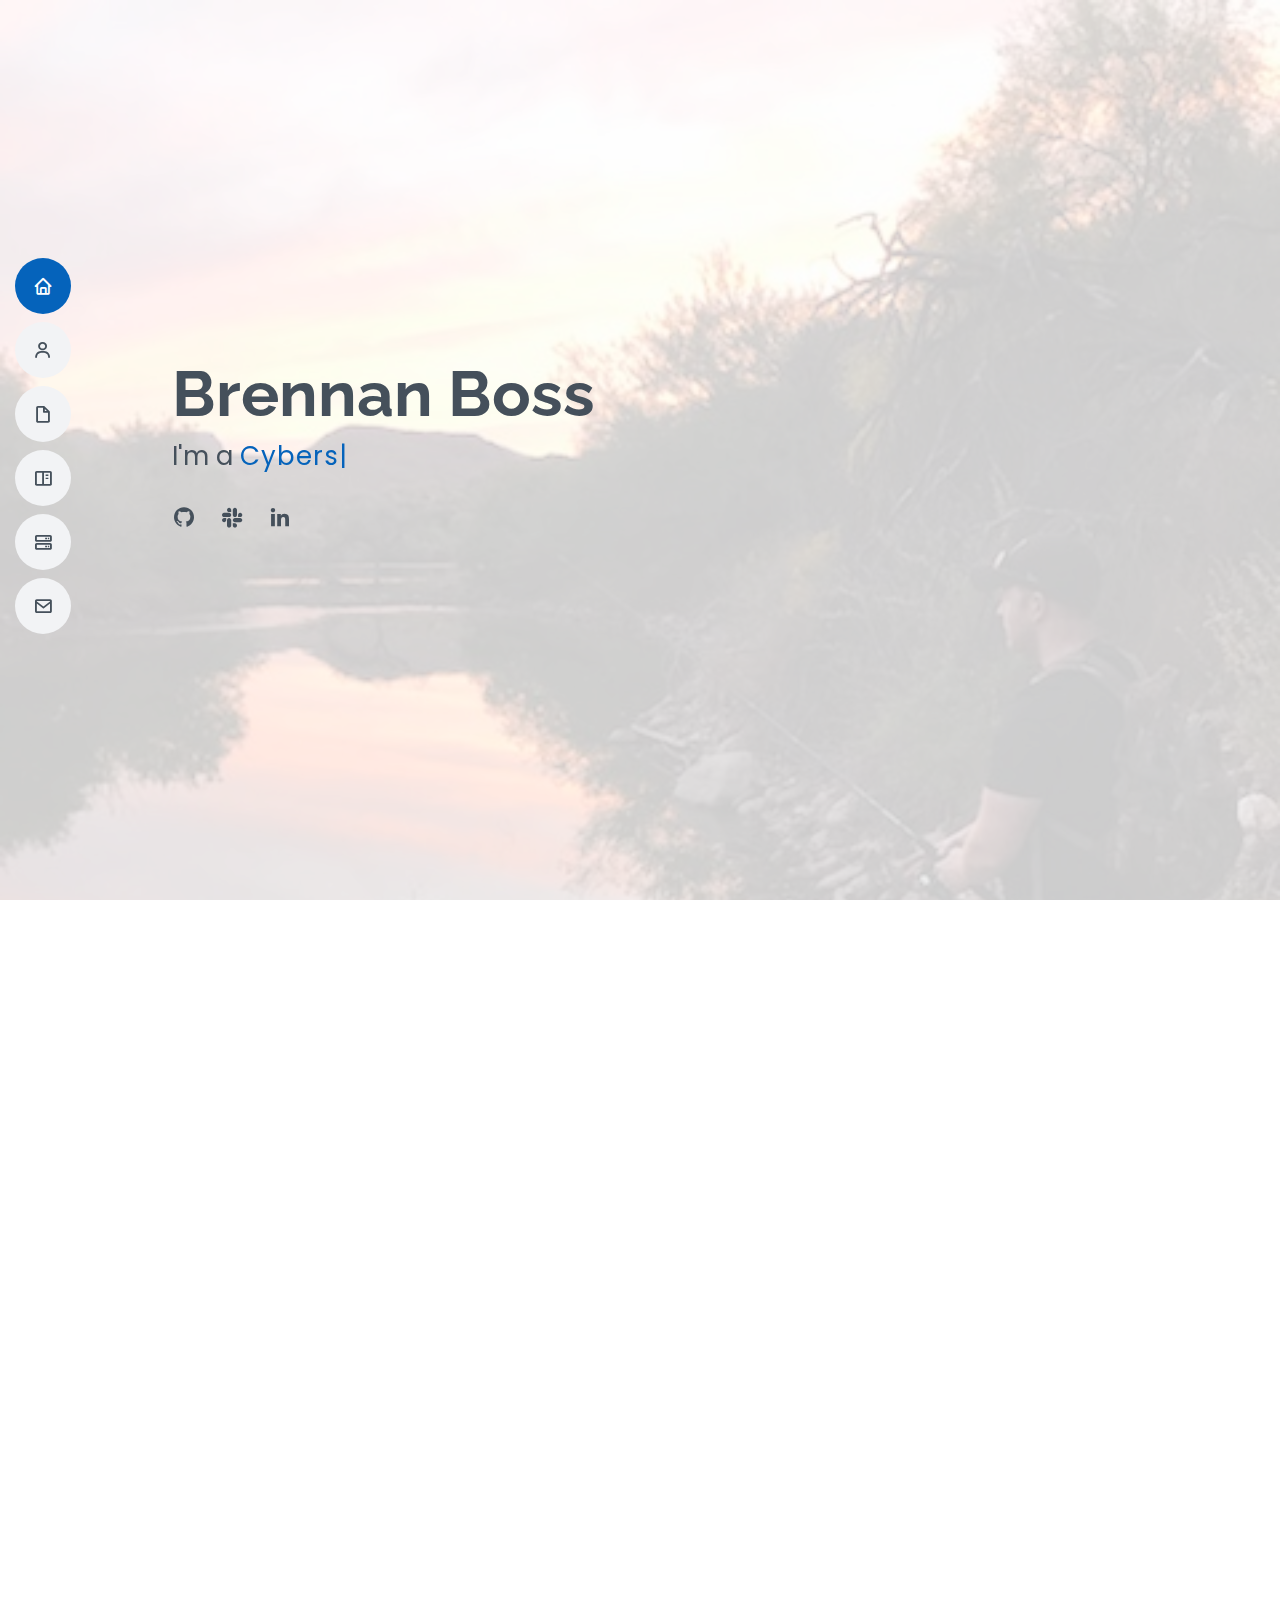
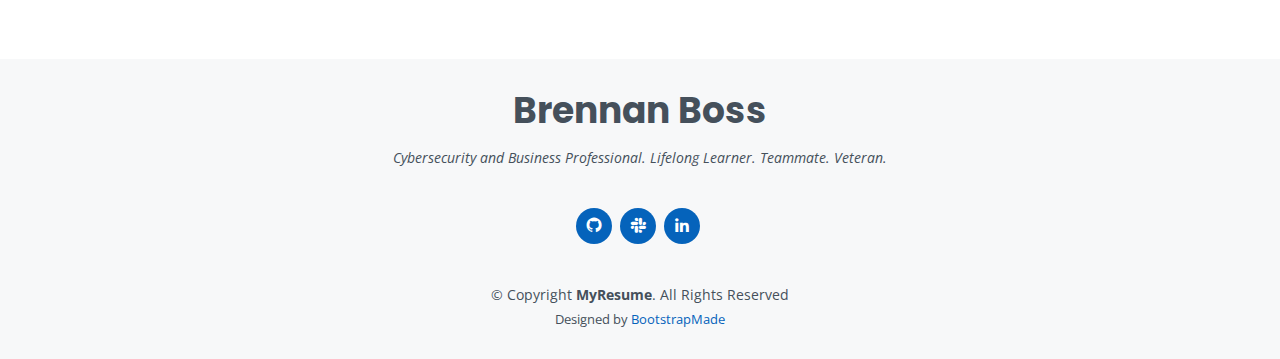
<file: index.html>
<!DOCTYPE html>
<html lang="en">

<head>
  <meta charset="utf-8">
  <meta content="width=device-width, initial-scale=1.0" name="viewport">

  <title>Brennan Boss</title>
  <meta content="" name="description">
  <meta content="" name="keywords">

  <!-- Favicons -->
  <link href="assets/img/favicon.png" rel="icon">
  <link href="assets/img/apple-touch-icon.png" rel="apple-touch-icon">

  <!-- Google Fonts -->
  <link href="https://fonts.googleapis.com/css?family=Open+Sans:300,300i,400,400i,600,600i,700,700i|Raleway:300,300i,400,400i,500,500i,600,600i,700,700i|Poppins:300,300i,400,400i,500,500i,600,600i,700,700i" rel="stylesheet">

  <!-- Vendor CSS Files -->
  <link href="assets/vendor/aos/aos.css" rel="stylesheet">
  <link href="assets/vendor/bootstrap/css/bootstrap.min.css" rel="stylesheet">
  <link href="assets/vendor/bootstrap-icons/bootstrap-icons.css" rel="stylesheet">
  <link href="assets/vendor/boxicons/css/boxicons.min.css" rel="stylesheet">
  <link href="assets/vendor/glightbox/css/glightbox.min.css" rel="stylesheet">
  <link href="assets/vendor/swiper/swiper-bundle.min.css" rel="stylesheet">

  <!-- Template Main CSS File -->
  <link href="assets/css/style.css" rel="stylesheet">

  <!-- =======================================================
  * Template Name: MyResume
  * Updated: Sep 18 2023 with Bootstrap v5.3.2
  * Template URL: https://bootstrapmade.com/free-html-bootstrap-template-my-resume/
  * Author: BootstrapMade.com
  * License: https://bootstrapmade.com/license/
  ======================================================== -->
</head>

<body>

  <!-- ======= Mobile nav toggle button ======= -->
  <!-- <button type="button" class="mobile-nav-toggle d-xl-none"><i class="bi bi-list mobile-nav-toggle"></i></button> -->
  <i class="bi bi-list mobile-nav-toggle d-lg-none"></i>
  <!-- ======= Header ======= -->
  <header id="header" class="d-flex flex-column justify-content-center">

    <nav id="navbar" class="navbar nav-menu">
      <ul>
        <li><a href="#hero" class="nav-link scrollto active"><i class="bx bx-home"></i> <span>Home</span></a></li>
        <li><a href="#about" class="nav-link scrollto"><i class="bx bx-user"></i> <span>About</span></a></li>
        <li><a href="#resume" class="nav-link scrollto"><i class="bx bx-file-blank"></i> <span>Resume</span></a></li>
        <li><a href="#portfolio" class="nav-link scrollto"><i class="bx bx-book-content"></i> <span>Portfolio</span></a></li>
        <li><a href="#services" class="nav-link scrollto"><i class="bx bx-server"></i> <span>Specializations</span></a></li>
        <li><a href="#contact" class="nav-link scrollto"><i class="bx bx-envelope"></i> <span>Contact</span></a></li>
      </ul>
    </nav><!-- .nav-menu -->

  </header><!-- End Header -->

  <!-- ======= Hero Section ======= -->
  <section id="hero" class="d-flex flex-column justify-content-center">
    <div class="container" data-aos="zoom-in" data-aos-delay="100">
      <h1>Brennan Boss</h1>
      <p>I'm a <span class="typed" data-typed-items="Cybersecurity Practitioner, Lifelong Learner, Veteran, Dad"></span></p>
      <div class="social-links">


        <a href="https://github.com/BrennanBoss" class="github"><i class="bx bxl-github"></i></a>
        <a href="https://brennansecuri-0lz5597.slack.com/team/U05V1PLEBQA" class="slack"><i class="bx bxl-slack"></i></a>
        <a href="https://www.linkedin.com/in/brennan-boss" class="linkedin"><i class="bx bxl-linkedin"></i></a>
      </div>
    </div>
  </section><!-- End Hero -->

  <main id="main">

    <!-- ======= About Section ======= -->
    <section id="about" class="about">
      <div class="container" data-aos="fade-up">

        <div class="section-title">
          <h2>About</h2>
          <p>Thank you for visiting my page! My name is Brennan, and I am a business and security (Cyber and Phys. Sec.) professional. As you scroll through my page, you will find some facts about me, my resume, projects, services, and how to contact me!
             </p>
        </div>

        <div class="row">
          <div class="col-lg-4">
            <img src="assets/img/Brennan.jpeg" class="img-fluid" alt="">
          </div>
          <div class="col-lg-8 pt-4 pt-lg-0 content">
            <h3>Cybersecurity Professional</h3>
            <p class="fst-italic">
              Here is some basic information about me:
            </p>
            <div class="row">
              <div class="col-lg-6">
                <ul>
                  <li><i class="bi bi-chevron-right"></i> <strong>Veteran:</strong> <span>U.S. Army (2005-2012)</span></li>

                  <li><i class="bi bi-chevron-right"></i> <strong>Languages:</strong> <span>English, Mandarin (Beginner)</span></li>
                  <li><i class="bi bi-chevron-right"></i> <strong>City:</strong> <span>Phoenix, AZ USA</span></li>
                </ul>
              </div>
              <div class="col-lg-6">
                <ul>

                  <li><i class="bi bi-chevron-right"></i> <strong>Degree:</strong> <span>Bachelors</span></li>
                  <li><i class="bi bi-chevron-right"></i> <strong>Email:</strong> <span>Brennan.L.Boss@gmail.com</span></li>
                  <li><i class="bi bi-chevron-right"></i> <strong>Open to Work:</strong> <span>Available</span></li>
                </ul>
              </div>
            </div>
            <p>
I bring a unique blend of military, global security, and cybersecurity experience to the table. As a former aircrew member in an Army special operations aviation unit, I operated in high-stakes environments where adaptability, precision, and teamwork were essential. Since transitioning out of the military, I’ve led crisis response efforts and multinational teams as a Security Risk Analyst and Crisis Manager, coordinating with international partners and managing real-time incidents in a Global Security Operations Center. My academic background in Global Security and Intelligence has shaped my understanding of geopolitical threats and their intersection with cybersecurity. To build on this foundation, I recently completed Arizona State University’s Cybersecurity Boot Camp, where I honed my technical skills and deepened my passion for cyber threat analysis. I’m driven to learn, grow, and apply my operational mindset to emerging security challenges—especially those at the intersection of technology and international affairs.            </p>
          </div>
        </div>

      </div>
    </section><!-- End About Section -->

    <!-- ======= Facts Section ======= -->
    <section id="facts" class="facts">
      <div class="container" data-aos="fade-up">

        <div class="section-title">
          <h2>Fun Facts</h2>
          <p>Here are some more facts about me.</p>
        </div>

        <div class="row">

          <div class="col-lg-3 col-md-6">
            <div class="count-box">
              <i class="bi bi-emoji-smile"></i>
              <span data-purecounter-start="0" data-purecounter-end="2" data-purecounter-duration="1" class="purecounter"></span>
              <p>Happy Kids - </p>
              <p>I love my family!</p>
            </div>

          </div>

          <div class="col-lg-3 col-md-6 mt-5 mt-md-0">
            <div class="count-box">
              <i class="bi bi-journal-richtext"></i>
              <span data-purecounter-start="0" data-purecounter-end="5" data-purecounter-duration="1" class="purecounter"></span>
              <p>Projects - </p>
              <p>More to come!</p>
            </div>
          </div>

          <div class="col-lg-3 col-md-6 mt-5 mt-lg-0">
            <div class="count-box">
              <i class="bi bi-headset"></i>
              <span data-purecounter-start="0" data-purecounter-end="7" data-purecounter-duration="1" class="purecounter"></span>
              <p>Years Of Security Operations Center Experience</p>
              <p></p>
            </div>
          </div>

          <div class="col-lg-3 col-md-6 mt-5 mt-lg-0">
            <div class="count-box">
              <i class="bi bi-award"></i>
              <span data-purecounter-start="0" data-purecounter-end="1" data-purecounter-duration="1" class="purecounter"></span>
              <p>CompTIA Security+ (Issued 2024)</p>
            </div>
          </div>

        </div>

      </div>
    </section><!-- End Facts Section -->

    <!-- ======= Skills Section ======= -->
    <section id="skills" class="skills section-bg">
      <div class="container" data-aos="fade-up">

        <div class="section-title">
          <h2>Skills</h2>
          <p>In this section you will find common skills that I have developed. While these are not all of the skills I
          possess, I hope this section gives you an idea of what I can bring to the table for your organization.</p>
        </div>

        <div class="row skills-content">

          <div class="col-lg-6">

            <div class="progress">
              <span class="skill">Security Operations <i class="val">75%</i></span>
              <div class="progress-bar-wrap">
                <div class="progress-bar" role="progressbar" aria-valuenow="75" aria-valuemin="0" aria-valuemax="100"></div>
              </div>
            </div>

            <div class="progress">
              <span class="skill">Crisis/Risk Management <i class="val">75%</i></span>
              <div class="progress-bar-wrap">
                <div class="progress-bar" role="progressbar" aria-valuenow="75" aria-valuemin="0" aria-valuemax="100"></div>
              </div>
            </div>

            <div class="progress">
              <span class="skill">Splunk<i class="val">50%</i></span>
              <div class="progress-bar-wrap">
                <div class="progress-bar" role="progressbar" aria-valuenow="50" aria-valuemin="0" aria-valuemax="100"></div>
              </div>
            </div>

            <div class="progress">
              <span class="skill">Collaboration <i class="val">95%</i></span>
              <div class="progress-bar-wrap">
                <div class="progress-bar" role="progressbar" aria-valuenow="95" aria-valuemin="0" aria-valuemax="100"></div>
              </div>
            </div>

          </div>

          <div class="col-lg-6">

            <div class="progress">
              <span class="skill">OSINT <i class="val">65%</i></span>
              <div class="progress-bar-wrap">
                <div class="progress-bar" role="progressbar" aria-valuenow="65" aria-valuemin="0" aria-valuemax="100"></div>
              </div>
            </div>

            <div class="progress">
              <span class="skill">Linux <i class="val">65%</i></span>
              <div class="progress-bar-wrap">
                <div class="progress-bar" role="progressbar" aria-valuenow="65" aria-valuemin="0" aria-valuemax="100"></div>
              </div>
            </div>

            <div class="progress">
              <span class="skill">Critical Thinking <i class="val">95%</i></span>
              <div class="progress-bar-wrap">
                <div class="progress-bar" role="progressbar" aria-valuenow="95" aria-valuemin="0" aria-valuemax="100"></div>
              </div>
            </div>

            <div class="progress">
              <span class="skill">Written Communication <i class="val">95%</i></span>
              <div class="progress-bar-wrap">
                <div class="progress-bar" role="progressbar" aria-valuenow="95" aria-valuemin="0" aria-valuemax="100"></div>
              </div>
            </div>

          </div>

        </div>

      </div>
    </section><!-- End Skills Section -->

    <!-- ======= Resume Section ======= -->
    <section id="resume" class="resume">
      <div class="container" data-aos="fade-up">

        <div class="section-title">
          <h2>Resume</h2>
          <p>A recent graduate from Arizona State University's intensive 6-month Cybersecurity Boot Camp, I bring a keen eye for detail and a strong foundation in security risk analysis. My education and training have equipped me with the necessary skills for effective online security research, strategic planning, and system maintenance.
              As an eager and dedicated newcomer to the field, I am excited to contribute my knowledge and skills to a dynamic cybersecurity team, continually learning and growing in this ever-evolving industry.
          </p>
        </div>

        <div class="row">
          <div class="col-lg-6">
            <h3 class="resume-title">Summary</h3>
            <div class="resume-item pb-0">
              <h4>Brennan Boss</h4>
              <p><em>Analytical and adaptable professional with 7+ years of experience in crisis management, incident response, and reporting.</em></p>
              <ul>
                <li>Phoenix, AZ and Remote</li>
                <li>brennan.l.boss@gmail.com</li>
                <li><p class="fst-italic">
              Key Skills:
            </p>
            <div class="row">
              <div class="col-lg-6">
                <ul>
                  <li></> Networking
                  <li></> Cloud Security
                  <li></> Log Analytics
                  <li></> Critical Thinking
                  <li></> Collaboration
                  <li></> Linux Administration

                </ul>
              </div>
              <div class="col-lg-6">
                <ul>
                  <li></> Risk Impact Analysis
                  <li></> Penetration Testing
                  <li></> SIEM
                  <li></> Adaptability
                  <li></> Splunk
                  <li></> Training

          </div>
        </div>
              </ul>
            </div>

            <h3 class="resume-title">Education</h3>
            <div class="resume-item">
              <h4>Cybersecurity Bootcamp</h4>
              <h5>November 2023</h5>
              <p><em>Arizona State University (ASU), Phoenix AZ and Remote</em></p>
              <p>Relevant Coursework:
                  <li></> Launched Cloud Security Blog: Authored articles on cybersecurity, open-source security software, and ransomware in a cloud-focused blog.
                <li></> Implemented Splunk Monitoring: Developed and tested a Splunk system against simulated cyber attacks.
                <li></> Competed in CTF Events: Showcased web and server security skills in Capture The Flag cybersecurity competitions.
                <li></> Enhanced Linux Administration: Upgraded data storage and logging solutions in Linux environments.
                <li></> Expanded Windows Forensics Skills: Improved Windows system management and began digital forensics training.
</p>
            </div>
            <div class="resume-item">
              <h4>Bachelor of Science: Global Security & Intelligence Studies</h4>
              <h5>2012 - 2015</h5>
              <p><em>Embry-Riddle Aeronautical University, Prescott AZ</em></p>
              <p></p>
            </div>
            <h3 class="resume-title">Affiliations</h3>
            <div class="resume-item">
              <h4>Infragard</h4>
              <h5>Present</h5>
              <p><em>Phoenix Chapter, Facilitated by FBI </em></p>

            </div>
          </div>
          <div class="col-lg-6">
            <h3 class="resume-title">Professional Experience</h3>
            <div class="resume-item">
              <h4>Crisis Manager</h4>
              <h5>2018 - 2023</h5>
              <p><em>Amazon Global Security Operations Center (GSOC), Goodyear, AZ</em></p>
              <ul>
                <li>Managed Critical Security Incidents: Rapidly addressed high priority security issues at Amazon.</li>
                <li>Led Diverse Teams: Orchestrated cross-functional responses to emerging threats and incidents.</li>
                <li>Conducted Risk Analyses: Identified and managed emergency management risks.</li>
                <li>Boosted Incident Handling: Enhanced productivity by 15% and answer rates by 25%.</li>
                <li>Refined SOPs: Developed and optimized operational procedures for better efficiency.</li>
                <li>Maintained Compliance: Reviewed incident notifications to ensure accuracy and compliance with applicable standards.</li>
              </ul>
            </div>
            <div class="resume-item">
              <h4>Security Risk Analyst</h4>
              <h5>2016 - 2018</h5>
              <p><em>Amazon GSOC, Phoenix, AZ</em></p>
              <ul>
                <li>Demonstrated Situational Awareness: Monitored multiple systems and communication systems for incoming critical incidents.</li>
                <li>Practiced Customer Service: Collected information from personnel to analyze risks and document findings in reports, escalation, and action.</li>
                <li>Collaborated with Training Team: Helped establish formal online based training that did not previously exist.</li>
                <li>Initiated Process improvement: Developed, improved, and integrated Workplace Violence Template that significantly increased efficiency of incident reporting process.</li>
                <li>Practiced OSINT: Monitored, searched, and analyzed various sources to alert and inform stakeholders of threats and risks.</li>
                <li>Maintained Alarm System Health: Monitored access control system alarms and health, pinged servers, and generated tickets for escalation and repair.</li>
              </ul>
            </div>
            <div class="resume-item">
              <h4>Flight Engineer</h4>
              <h5>2016 - 2018</h5>
              <p><em>US Army, Ft. Campbell, KY</em></p>
              <ul>
                <li>MH-47E/G Air Crew Member: Provided direct-action support for U.S objectives, achieving Staff Sergeant rank due to exceptional performance.</li>
                <li>Diagnosed In-flight Issues: Expertly investigated and resolved complex mechanical and electrical problems during flights.</li>
                <li>Conducted Air Crew Training: Instructed crew in mission tasks such as rescue hoist, survival techniques, aerial gunnery, and emergency procedures.</li>
                <li>Received Distinguished Flying Cross: Honored for outstanding performance during aerial flight in direct combat, as well as demonstrating responsibility, reliability, and professionalism during high-stress situations.</li>
          </div>


      </div>
    </section><!-- End Resume Section -->

    <!-- ======= Portfolio Section ======= -->
    <section id="portfolio" class="portfolio section-bg">
      <div class="container" data-aos="fade-up">

        <div class="section-title">
          <h2>Portfolio</h2>
          <p>Welcome to my portfolio, a collection showcasing my journey as a recent graduate of a cybersecurity bootcamp and my passion for the ever-evolving realm of cybersecurity. Within this section, you'll discover a diverse range of projects, thought-provoking blog entries, and insights into my personal interests that reflect my commitment to excellence and innovation in cybersecurity.</p>
        </div>

        <div class="row">
          <div class="col-lg-12 d-flex justify-content-center" data-aos="fade-up" data-aos-delay="100">
            <ul id="portfolio-flters">
              <li data-filter="*" class="filter-active">All</li>
              <li data-filter=".filter-projects">Projects</li>
              <li data-filter=".filter-blog">Blog Entries</li>
              <li data-filter=".filter-personal">Personal Interests</li>
            </ul>
          </div>
        </div>

        <div class="row portfolio-container" data-aos="fade-up" data-aos-delay="200">

          <div class="col-lg-4 col-md-6 portfolio-item filter-projects">
            <div class="portfolio-wrap">
              <img src="assets/img/portfolio/azure.jpeg" class="img-fluid" alt="">
              <div class="portfolio-info">
                <h4>Personal Application Security</h4>
                <p>Projects</p>
                <div class="portfolio-links">
                  <a href="assets/img/portfolio/azure.jpeg" data-gallery="portfolioGallery" class="portfolio-lightbox" title="Ransomware"><i class="bx bx-plus"></i></a>
                  <a href="portfolio-details.html" class="portfolio-details-lightbox" data-glightbox="type: external" title="Portfolio Details"><i class="bx bx-link"></i></a>
                </div>
              </div>
            </div>
          </div>

          <div class="col-lg-4 col-md-6 portfolio-item filter-blog">
            <div class="portfolio-wrap">
              <img src="assets/img/portfolio/ransomware.jpeg" class="img-fluid" alt="">
              <div class="portfolio-info">
                <h4>Ransomware</h4>
                <p>Should an organization pay or not?</p>
                <div class="portfolio-links">
                  <a href="assets/img/portfolio/ransomware.jpeg" data-gallery="portfolioGallery" class="portfolio-lightbox" title="Ransomware"><i class="bx bx-plus"></i></a>
                  <a href="portfolio-details-ransomware-blog.html" class="portfolio-details-lightbox" data-glightbox="type: external" title="Portfolio Ransomware"><i class="bx bx-link"></i></a>
                </div>
              </div>
            </div>
          </div>

          <div class="col-lg-4 col-md-6 portfolio-item filter-blog">
            <div class="portfolio-wrap">
              <img src="assets/img/portfolio/opensourcesecurity.jpeg" class="img-fluid" alt="">
              <div class="portfolio-info">
                <h4>Open Source Security Software</h4>
                <p>Should organizations use it?</p>
                <div class="portfolio-links">
                  <a href="assets/img/portfolio/opensourcesecurity.jpeg" data-gallery="portfolioGallery" class="portfolio-lightbox" title="Open Source Security Software"><i class="bx bx-plus"></i></a>
                  <a href="portfolio-details-opensrc-blog.html" class="portfolio-details-lightbox" data-glightbox="type: external" title="Portfolio Open-Source"><i class="bx bx-link"></i></a>
                </div>
              </div>
            </div>
          </div>

          <div class="col-lg-4 col-md-6 portfolio-item filter-projects">
            <div class="portfolio-wrap">
              <img src="assets/img/portfolio/Project3-1.png" class="img-fluid" alt="">
              <div class="portfolio-info">
                <h4>Splunk</h4>
                <p>Dashboards and Alerts</p>
                <div class="portfolio-links">
                  <a href="assets/img/portfolio/Project3-1.png" data-gallery="portfolioGallery" class="portfolio-lightbox" title="Card 2"><i class="bx bx-plus"></i></a>
                  <a href="splunk_project.html" class="portfolio-details-lightbox" data-glightbox="type: external" title="Portfolio Details"><i class="bx bx-link"></i></a>
                </div>
              </div>
            </div>
          </div>

          <div class="col-lg-4 col-md-6 portfolio-item filter-projects">
            <div class="portfolio-wrap">
              <img src="assets/img/portfolio/portfolio-5.jpg" class="img-fluid" alt="">
              <div class="portfolio-info">
                <h4>Automated Home Network Vulnerability Scanner</h4>
                <p>Coming Soon!</p>
                <div class="portfolio-links">
                  <a href="assets/img/portfolio/portfolio-5.jpg" data-gallery="portfolioGallery" class="portfolio-lightbox" title="Web 2"><i class="bx bx-plus"></i></a>
                  <a href="portfolio-details.html" class="portfolio-details-lightbox" data-glightbox="type: external" title="Portfolio Details"><i class="bx bx-link"></i></a>
                </div>
              </div>
            </div>
          </div>

          <div class="col-lg-4 col-md-6 portfolio-item filter-projects">
            <div class="portfolio-wrap">
              <img src="assets/img/portfolio/Screen Shot 2024-09-14 at 4.25.42 PM.png" class="img-fluid" alt="">
              <div class="portfolio-info">
                <h4>Personal Website Development</h4>
                <p>Creating This Website</p>
                <div class="portfolio-links">
                  <a href="assets/img/portfolio/Screen Shot 2024-09-14 at 4.25.42 PM.png" data-gallery="portfolioGallery" class="portfolio-lightbox" title="App 3"><i class="bx bx-plus"></i></a>
                  <a href="portfolio-details-website-blog.html" class="portfolio-details-lightbox" data-glightbox="type: external" title="Portfolio Details"><i class="bx bx-link"></i></a>
                </div>
              </div>
            </div>
          </div>

          <div class="col-lg-4 col-md-6 portfolio-item filter-projects">
            <div class="portfolio-wrap">
              <img src="assets/img/portfolio/Wiki_Screenshot.png" class="img-fluid" alt="">
              <div class="portfolio-info">
                <h4>Country Focused Wiki/Dossier</h4>
                <p>Coming Soon!</p>
                <div class="portfolio-links">
                  <a href="assets/img/portfolio/Wiki_Screenshot.png" data-gallery="portfolioGallery" class="portfolio-lightbox" title="Card 1"><i class="bx bx-plus"></i></a>
                  <a href="portfolio-wiki.html" class="portfolio-details-lightbox" data-glightbox="type: external" title="Portfolio Details"><i class="bx bx-link"></i></a>
                </div>
              </div>
            </div>
          </div>

          <div class="col-lg-4 col-md-6 portfolio-item filter-personal">
            <div class="portfolio-wrap">
              <img src="assets/img/portfolio/portfolio-8.jpg" class="img-fluid" alt="">
              <div class="portfolio-info">
                <h4>Automated Language Vulnerability Notification from CISA</h4>
                <p>Coming Soon!</p>
                <div class="portfolio-links">
                  <a href="assets/img/portfolio/portfolio-8.jpg" data-gallery="portfolioGallery" class="portfolio-lightbox" title="Card 3"><i class="bx bx-plus"></i></a>
                  <a href="portfolio-details.html" class="portfolio-details-lightbox" data-glightbox="type: external" title="Portfolio Details"><i class="bx bx-link"></i></a>
                </div>
              </div>
            </div>
          </div>

          <div class="col-lg-4 col-md-6 portfolio-item filter-web">
            <div class="portfolio-wrap">
              <img src="assets/img/portfolio/portfolio-9.jpg" class="img-fluid" alt="">
              <div class="portfolio-info">
                <h4>Web 3</h4>
                <p>Web</p>
                <div class="portfolio-links">
                  <a href="assets/img/portfolio/portfolio-9.jpg" data-gallery="portfolioGallery" class="portfolio-lightbox" title="Web 3"><i class="bx bx-plus"></i></a>
                  <a href="portfolio-details.html" class="portfolio-details-lightbox" data-glightbox="type: external" title="Portfolio Details"><i class="bx bx-link"></i></a>
                </div>
              </div>
            </div>
          </div>

        </div>

      </div>
    </section><!-- End Portfolio Section -->

    <!-- ======= Services/Blog Section ======= -->
    <section id="services" class="services">
      <div class="container" data-aos="fade-up">

        <div class="section-title">
          <h2>Specializations</h2>
          <p>Here are various specializations that I have experienced throughout my professional career. </p>
        </div>

        <div class="row">

          <div class="col-lg-4 col-md-6 d-flex align-items-stretch" data-aos="zoom-in" data-aos-delay="100">
            <div class="icon-box iconbox-blue">
              <div class="icon">
                <svg width="100" height="100" viewBox="0 0 600 600" xmlns="http://www.w3.org/2000/svg">
                  <path stroke="none" stroke-width="0" fill="#f5f5f5" d="M300,521.0016835830174C376.1290562159157,517.8887921683347,466.0731472004068,529.7835943286574,510.70327084640275,468.03025145048787C554.3714126377745,407.6079735673963,508.03601936045806,328.9844924480964,491.2728898941984,256.3432110539036C474.5976632858925,184.082847569629,479.9380746630129,96.60480741107993,416.23090153303,58.64404602377083C348.86323505073057,18.502131276798302,261.93793281208167,40.57373210992963,193.5410806939664,78.93577620505333C130.42746243093433,114.334589627462,98.30271207620316,179.96522072025542,76.75703585869454,249.04625023123273C51.97151888228291,328.5150500222984,13.704378332031375,421.85034740162234,66.52175969318436,486.19268352777647C119.04800174914682,550.1803526380478,217.28368757567262,524.383925680826,300,521.0016835830174"></path>
                </svg>
                <i class="bx bxl-dribbble"></i>
              </div>
              <h4><a href="">OSINT</a></h4>
              <p>Trained to excel in sourcing, analyzing, and utilizing publicly available data to extract valuable insights for informed decision-making and proactive risk assessment.
            </div>
          </div>

          <div class="col-lg-4 col-md-6 d-flex align-items-stretch mt-4 mt-md-0" data-aos="zoom-in" data-aos-delay="200">
            <div class="icon-box iconbox-orange ">
              <div class="icon">
                <svg width="100" height="100" viewBox="0 0 600 600" xmlns="http://www.w3.org/2000/svg">
                  <path stroke="none" stroke-width="0" fill="#f5f5f5" d="M300,582.0697525312426C382.5290701553225,586.8405444964366,449.9789794690241,525.3245884688669,502.5850820975895,461.55621195738473C556.606425686781,396.0723002908107,615.8543463187945,314.28637112970534,586.6730223649479,234.56875336149918C558.9533121215079,158.8439757836574,454.9685369536778,164.00468322053177,381.49747125262974,130.76875717737553C312.15926192815925,99.40240125094834,248.97055460311594,18.661163978235184,179.8680185752513,50.54337015887873C110.5421016452524,82.52863877960104,119.82277516462835,180.83849132639028,109.12597500060166,256.43424936330496C100.08760227029461,320.3096726198365,92.17705696193138,384.0621239912766,124.79988738764834,439.7174275375508C164.83382741302287,508.01625554203684,220.96474134820875,577.5009287672846,300,582.0697525312426"></path>
                </svg>
                <i class="bx bx-file"></i>
              </div>
              <h4><a href="">Report Writing and Analysis</a></h4>
              <p>Experience writing succint yet informative reports notifying stakeholders with relevant information.</p>
            </div>
          </div>

          <div class="col-lg-4 col-md-6 d-flex align-items-stretch mt-4 mt-lg-0" data-aos="zoom-in" data-aos-delay="300">
            <div class="icon-box iconbox-pink">
              <div class="icon">
                <svg width="100" height="100" viewBox="0 0 600 600" xmlns="http://www.w3.org/2000/svg">
                  <path stroke="none" stroke-width="0" fill="#f5f5f5" d="M300,541.5067337569781C382.14930387511276,545.0595476570109,479.8736841581634,548.3450877840088,526.4010558755058,480.5488172755941C571.5218469581645,414.80211281144784,517.5187510058486,332.0715597781072,496.52539010469104,255.14436215662573C477.37192572678356,184.95920475031193,473.57363656557914,105.61284051026155,413.0603344069578,65.22779650032875C343.27470386102294,18.654635553484475,251.2091493199835,5.337323636656869,175.0934190732945,40.62881213300186C97.87086631185822,76.43348514350839,51.98124368387456,156.15599469081315,36.44837278890362,239.84606092416172C21.716077023791087,319.22268207091537,43.775223500013084,401.1760424656574,96.891909868211,461.97329694683043C147.22146801428983,519.5804099606455,223.5754009179313,538.201503339737,300,541.5067337569781"></path>
                </svg>
                <i class="bx bx-tachometer"></i>
              </div>
              <h4><a href="">Data Analysis</a></h4>
              <p>Trained to approach cybersecurity and various other challenges with a critical and analytical mindset, including network monitoring and threat detection.</p>
            </div>
          </div>

          <div class="col-lg-4 col-md-6 d-flex align-items-stretch mt-4" data-aos="zoom-in" data-aos-delay="100">
            <div class="icon-box iconbox-yellow">
              <div class="icon">
                <svg width="100" height="100" viewBox="0 0 600 600" xmlns="http://www.w3.org/2000/svg">
                  <path stroke="none" stroke-width="0" fill="#f5f5f5" d="M300,503.46388370962813C374.79870501325706,506.71871716319447,464.8034551963731,527.1746412648533,510.4981551193396,467.86667711651364C555.9287308511215,408.9015244558933,512.6030010748507,327.5744911775523,490.211057578863,256.5855673507754C471.097692560561,195.9906835881958,447.69079081568157,138.11976852964426,395.19560036434837,102.3242989838813C329.3053358748298,57.3949838291264,248.02791733380457,8.279543830951368,175.87071277845988,42.242879143198664C103.41431057327972,76.34704239035025,93.79494320519305,170.9812938413882,81.28167332365135,250.07896920659033C70.17666984294237,320.27484674793965,64.84698225790005,396.69656628748305,111.28512138212992,450.4950937839243C156.20124167950087,502.5303643271138,231.32542653798444,500.4755392045468,300,503.46388370962813"></path>
                </svg>
                <i class="bx bx-layer"></i>
              </div>
              <h4><a href="">Training</a></h4>
              <p>Complemented by a background in training as a Unit trainer in the 160th SOAR as well as training new hires within Amazon's GSOC.</p>
            </div>
          </div>

          <div class="col-lg-4 col-md-6 d-flex align-items-stretch mt-4" data-aos="zoom-in" data-aos-delay="200">
            <div class="icon-box iconbox-red">
              <div class="icon">
                <svg width="100" height="100" viewBox="0 0 600 600" xmlns="http://www.w3.org/2000/svg">
                  <path stroke="none" stroke-width="0" fill="#f5f5f5" d="M300,532.3542879108572C369.38199826031484,532.3153073249985,429.10787420159085,491.63046689027357,474.5244479745417,439.17860296908856C522.8885846962883,383.3225815378663,569.1668002868075,314.3205725914397,550.7432151929288,242.7694973846089C532.6665558377875,172.5657663291529,456.2379748765914,142.6223662098291,390.3689995646985,112.34683881706744C326.66090330228417,83.06452184765237,258.84405631176094,53.51806209861945,193.32584062364296,78.48882559362697C121.61183558270385,105.82097193414197,62.805066853699245,167.19869350419734,48.57481801355237,242.6138429142374C34.843463184063346,315.3850353017275,76.69343916112496,383.4422959591041,125.22947124332185,439.3748458443577C170.7312796277747,491.8107796887764,230.57421082200815,532.3932930995766,300,532.3542879108572"></path>
                </svg>
                <i class="bx bx-slideshow"></i>
              </div>
              <h4><a href="">Continuous Learner</a></h4>
              <p>I'm prepared to apply my cybersecurity skills across various sectors to safeguard against cyberattacks and ensure compliance. More importantly, I am always looking to learn new skills and improve myself in every aspect.</p>
            </div>
          </div>

          <div class="col-lg-4 col-md-6 d-flex align-items-stretch mt-4" data-aos="zoom-in" data-aos-delay="300">
            <div class="icon-box iconbox-teal">
              <div class="icon">
                <svg width="100" height="100" viewBox="0 0 600 600" xmlns="http://www.w3.org/2000/svg">
                  <path stroke="none" stroke-width="0" fill="#f5f5f5" d="M300,566.797414625762C385.7384707136149,576.1784315230908,478.7894351017131,552.8928747891023,531.9192734346935,484.94944893311C584.6109503024035,417.5663521118492,582.489472248146,322.67544863468447,553.9536738515405,242.03673114598146C529.1557734026468,171.96086150256528,465.24506316201064,127.66468636344209,395.9583748389544,100.7403814666027C334.2173773831606,76.7482773500951,269.4350130405921,84.62216499799875,207.1952322260088,107.2889140133804C132.92018162631612,134.33871894543012,41.79353780512637,160.00259165414826,22.644507872594943,236.69541883565114C3.319112789854554,314.0945973066697,72.72355303640163,379.243833228382,124.04198916343866,440.3218312028393C172.9286146004772,498.5055451809895,224.45579914871206,558.5317968840102,300,566.797414625762"></path>
                </svg>
                <i class="bx bx-arch"></i>
              </div>
              <h4><a href="">Crisis Management</a></h4>
              <p>Adept at working collaboratively with teams and stakeholders to formulate and implement incident response plans, ensuring the integrity of both physical and digital security systems.
</p>
            </div>
          </div>

        </div>

      </div>
    </section><!-- End Services Section -->

    <!-- ======= Testimonials Section ======= -->
    <section id="testimonials" class="testimonials section-bg">
      <div class="container" data-aos="fade-up">

        <div class="section-title">
          <h2>Testimonials</h2>
        </div>

        <div class="testimonials-slider swiper" data-aos="fade-up" data-aos-delay="100">
          <div class="swiper-wrapper">

            <div class="swiper-slide">
              <div class="testimonial-item">
                <img src="assets/img//portfolio/160th_logo.png" class="testimonial-img" alt="">
                <h3>The Men of Crazyhorse</h3>
                <h4>2nd Batt., 160th SOAR (A)</h4>
                <p>
                  <i class="bx bxs-quote-alt-left quote-icon-left"></i>
                   From the Men of Crazyhorse, thank you for your unrelenting dedication to the Special Operations mission throughout countless theaters of operation. Your contributions to A Company, 2/160th SOAR will continue to shape the future Special Operations Air Warriors long after you are gone. You never failed those with whom you served. Legends Never Die. NSDQ.
                  <i class="bx bxs-quote-alt-right quote-icon-right"></i>
                </p>
              </div>
            </div><!-- End testimonial item -->

          </div>
          <div class="swiper-pagination"></div>
        </div>

      </div>
    </section><!-- End Testimonials Section -->


    <!-- ======= Contact Section ======= -->
    <section id="contact" class="contact">
      <div class="container" data-aos="fade-up">

        <div class="section-title">
          <h2>Contact</h2>
        </div>

        <div class="row mt-1">

          <div class="col-lg-4">
            <div class="info">
              <div class="address">
                <i class="bi bi-geo-alt"></i>
                <h4>Location:</h4>
                <p>Phoenix, AZ 85050 and Remote</p>
              </div>

              <div class="email">
                <i class="bi bi-envelope"></i>
                <h4>Email:</h4>
                <p>Brennan.L.Boss@gmail.com</p>
              </div>

            </div>

          </div>

          <div class="col-lg-8 mt-5 mt-lg-0">

            <form action="forms/contact.php" method="post" role="form" class="php-email-form">
              <div class="row">
                <div class="col-md-6 form-group">
                  <input type="text" name="name" class="form-control" id="name" placeholder="Your Name" required>
                </div>
                <div class="col-md-6 form-group mt-3 mt-md-0">
                  <input type="email" class="form-control" name="email" id="email" placeholder="Your Email" required>
                </div>
              </div>
              <div class="form-group mt-3">
                <input type="text" class="form-control" name="subject" id="subject" placeholder="Subject" required>
              </div>
              <div class="form-group mt-3">
                <textarea class="form-control" name="message" rows="5" placeholder="Message" required></textarea>
              </div>
              <div class="my-3">
                <div class="loading">Loading</div>
                <div class="error-message"></div>
                <div class="sent-message">Your message has been sent. Thank you!</div>
              </div>
              <div class="text-center"><button type="submit">Send Message</button></div>
            </form>

          </div>

        </div>

      </div>
    </section><!-- End Contact Section -->

  </main><!-- End #main -->

  <!-- ======= Footer ======= -->
  <footer id="footer">
    <div class="container">
      <h3>Brennan Boss</h3>
      <p>Cybersecurity and Business Professional. Lifelong Learner. Teammate. Veteran. </p>
      <div class="social-links">


        <a href="https://github.com/BrennanBoss" class="github"><i class="bx bxl-github"></i></a>
        <a href="https://brennansecuri-0lz5597.slack.com/team/U05V1PLEBQA" class="slack"><i class="bx bxl-slack"></i></a>
        <a href="https://www.linkedin.com/in/brennan-boss" class="linkedin"><i class="bx bxl-linkedin"></i></a>
      </div>
      <div class="copyright">
        &copy; Copyright <strong><span>MyResume</span></strong>. All Rights Reserved
      </div>
      <div class="credits">
        <!-- All the links in the footer should remain intact. -->
        <!-- You can delete the links only if you purchased the pro version. -->
        <!-- Licensing information: [license-url] -->
        <!-- Purchase the pro version with working PHP/AJAX contact form: https://bootstrapmade.com/free-html-bootstrap-template-my-resume/ -->
        Designed by <a href="https://bootstrapmade.com/">BootstrapMade</a>
      </div>
    </div>
  </footer><!-- End Footer -->

  <div id="preloader"></div>
  <a href="#" class="back-to-top d-flex align-items-center justify-content-center"><i class="bi bi-arrow-up-short"></i></a>

  <!-- Vendor JS Files -->
  <script src="assets/vendor/purecounter/purecounter_vanilla.js"></script>
  <script src="assets/vendor/aos/aos.js"></script>
  <script src="assets/vendor/bootstrap/js/bootstrap.bundle.min.js"></script>
  <script src="assets/vendor/glightbox/js/glightbox.min.js"></script>
  <script src="assets/vendor/isotope-layout/isotope.pkgd.min.js"></script>
  <script src="assets/vendor/swiper/swiper-bundle.min.js"></script>
  <script src="assets/vendor/typed.js/typed.umd.js"></script>
  <script src="assets/vendor/waypoints/noframework.waypoints.js"></script>
  <script src="assets/vendor/php-email-form/validate.js"></script>

  <!-- Template Main JS File -->
  <script src="assets/js/main.js"></script>

</body>

</html>
</file>
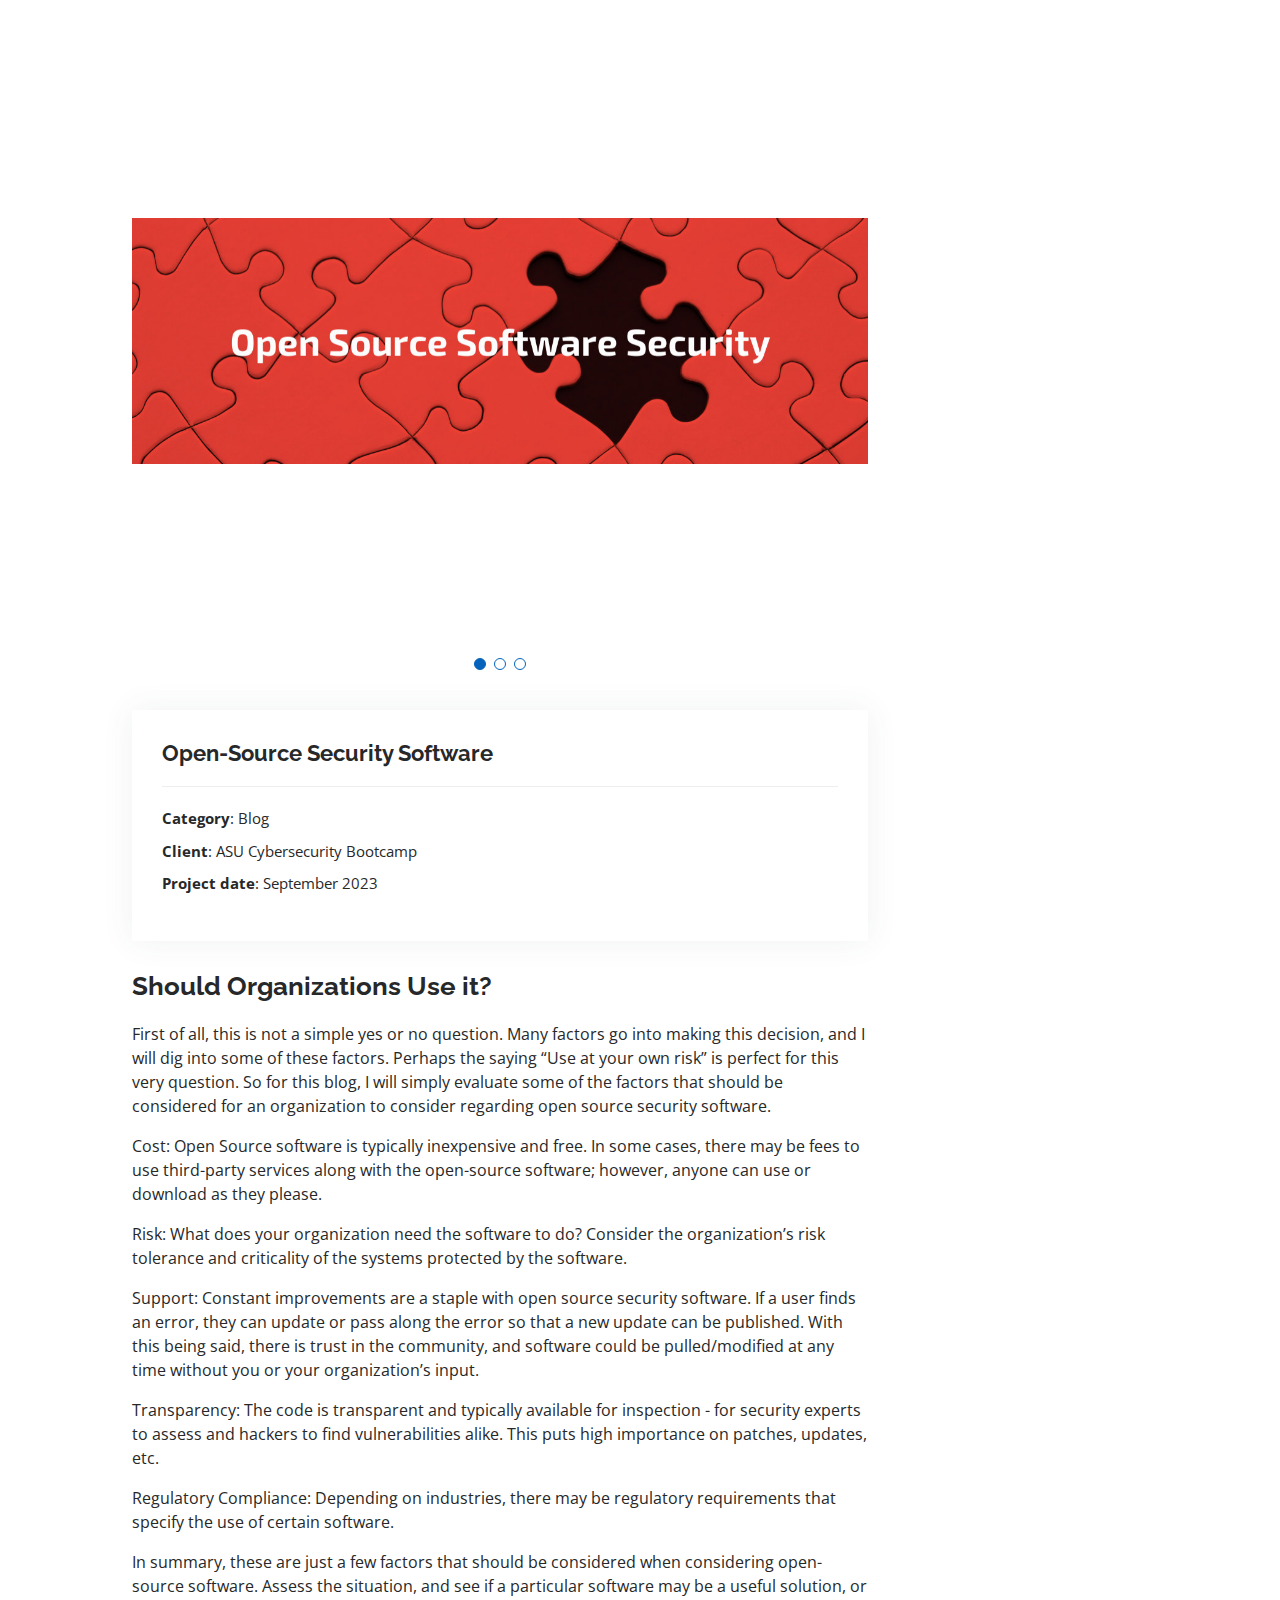
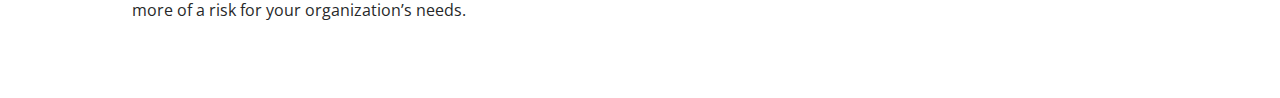
<file: portfolio-details-opensrc-blog.html>
<!DOCTYPE html>
<html lang="en">

<head>
  <meta charset="utf-8">
  <meta content="width=device-width, initial-scale=1.0" name="viewport">

  <title>Portfolio Details - Personal Bootstrap Template</title>
  <meta content="" name="description">
  <meta content="" name="keywords">

  <!-- Favicons -->
  <link href="assets/img/favicon.png" rel="icon">
  <link href="assets/img/apple-touch-icon.png" rel="apple-touch-icon">

  <!-- Google Fonts -->
  <link href="https://fonts.googleapis.com/css?family=Open+Sans:300,300i,400,400i,600,600i,700,700i|Raleway:300,300i,400,400i,500,500i,600,600i,700,700i|Poppins:300,300i,400,400i,500,500i,600,600i,700,700i" rel="stylesheet">

  <!-- Vendor CSS Files -->
  <link href="assets/vendor/aos/aos.css" rel="stylesheet">
  <link href="assets/vendor/bootstrap/css/bootstrap.min.css" rel="stylesheet">
  <link href="assets/vendor/bootstrap-icons/bootstrap-icons.css" rel="stylesheet">
  <link href="assets/vendor/boxicons/css/boxicons.min.css" rel="stylesheet">
  <link href="assets/vendor/glightbox/css/glightbox.min.css" rel="stylesheet">
  <link href="assets/vendor/swiper/swiper-bundle.min.css" rel="stylesheet">

  <!-- Template Main CSS File -->
  <link href="assets/css/style.css" rel="stylesheet">

  <!-- =======================================================
  * Template Name: MyResume
  * Updated: Sep 18 2023 with Bootstrap v5.3.2
  * Template URL: https://bootstrapmade.com/free-html-bootstrap-template-my-resume/
  * Author: BootstrapMade.com
  * License: https://bootstrapmade.com/license/
  ======================================================== -->
</head>

<body>

  <main id="main">

    <!-- ======= Portfolio Details Section ======= -->
    <section id="portfolio-details" class="portfolio-details">
      <div class="container">

        <div class="row gy-4">

          <div class="col-lg-8">
            <div class="portfolio-details-slider swiper">
              <div class="swiper-wrapper align-items-center">

                <div class="swiper-slide">
                  <img src="assets/img/portfolio/opensourcesecurity.jpeg" alt="">
                </div>

                <div class="swiper-slide">
                  <img src="assets/img/portfolio/Screen Shot 2023-10-27 at 9.49.34 PM.png" alt="">
                </div>

                <div class="swiper-slide">
                  <img src="assets/img/portfolio/Screen Shot 2023-10-27 at 9.46.41 PM.png" alt="">
                </div>

              </div>
              <div class="swiper-pagination"></div>
            </div>
          </div>

          <div class="col-lg-8">
            <div class="portfolio-info">
              <h3>Open-Source Security Software</h3>
              <ul>
                <li><strong>Category</strong>: Blog</li>
                <li><strong>Client</strong>: ASU Cybersecurity Bootcamp</li>
                <li><strong>Project date</strong>: September 2023 </li>
              </ul>
            </div>
            <div class="portfolio-description">
              <h2>Should Organizations Use it?</h2>
              <p>
                First of all, this is not a simple yes or no question. Many factors go into making this decision, and I will dig into some of these factors. Perhaps the saying “Use at your own risk” is perfect for this very question. So for this blog, I will simply evaluate some of the factors that should be considered for an organization to consider regarding open source security software.
                  <p>
                  Cost: Open Source software is typically inexpensive and free. In some cases, there may be fees to use third-party services along with the open-source software; however, anyone can use or download as they please.
                <p>
                Risk: What does your organization need the software to do? Consider the organization’s risk tolerance and criticality of the systems protected by the software.
                <p>
                Support: Constant improvements are a staple with open source security software. If a user finds an error, they can update or pass along the error so that a new update can be published. With this being said, there is trust in the community, and software could be pulled/modified at any time without you or your organization’s input.
                <p>
                Transparency: The code is transparent and typically available for inspection - for security experts to assess and hackers to find vulnerabilities alike. This puts high importance on patches, updates, etc.
                <p>
                Regulatory Compliance: Depending on industries, there may be regulatory requirements that specify the use of certain software.
                <p>
                In summary, these are just a few factors that should be considered when considering open-source software. Assess the situation, and see if a particular software may be a useful solution, or more of a risk for your organization’s needs.
              </p>
            </div>
          </div>

        </div>

      </div>

    </section><!-- End Portfolio Details Section -->

  </main><!-- End #main -->

  <div id="preloader"></div>
  <a href="#" class="back-to-top d-flex align-items-center justify-content-center"><i class="bi bi-arrow-up-short"></i></a>

  <!-- Vendor JS Files -->
  <script src="assets/vendor/purecounter/purecounter_vanilla.js"></script>
  <script src="assets/vendor/aos/aos.js"></script>
  <script src="assets/vendor/bootstrap/js/bootstrap.bundle.min.js"></script>
  <script src="assets/vendor/glightbox/js/glightbox.min.js"></script>
  <script src="assets/vendor/isotope-layout/isotope.pkgd.min.js"></script>
  <script src="assets/vendor/swiper/swiper-bundle.min.js"></script>
  <script src="assets/vendor/typed.js/typed.umd.js"></script>
  <script src="assets/vendor/waypoints/noframework.waypoints.js"></script>
  <script src="assets/vendor/php-email-form/validate.js"></script>

  <!-- Template Main JS File -->
  <script src="assets/js/main.js"></script>

</body>

</html>
</file>
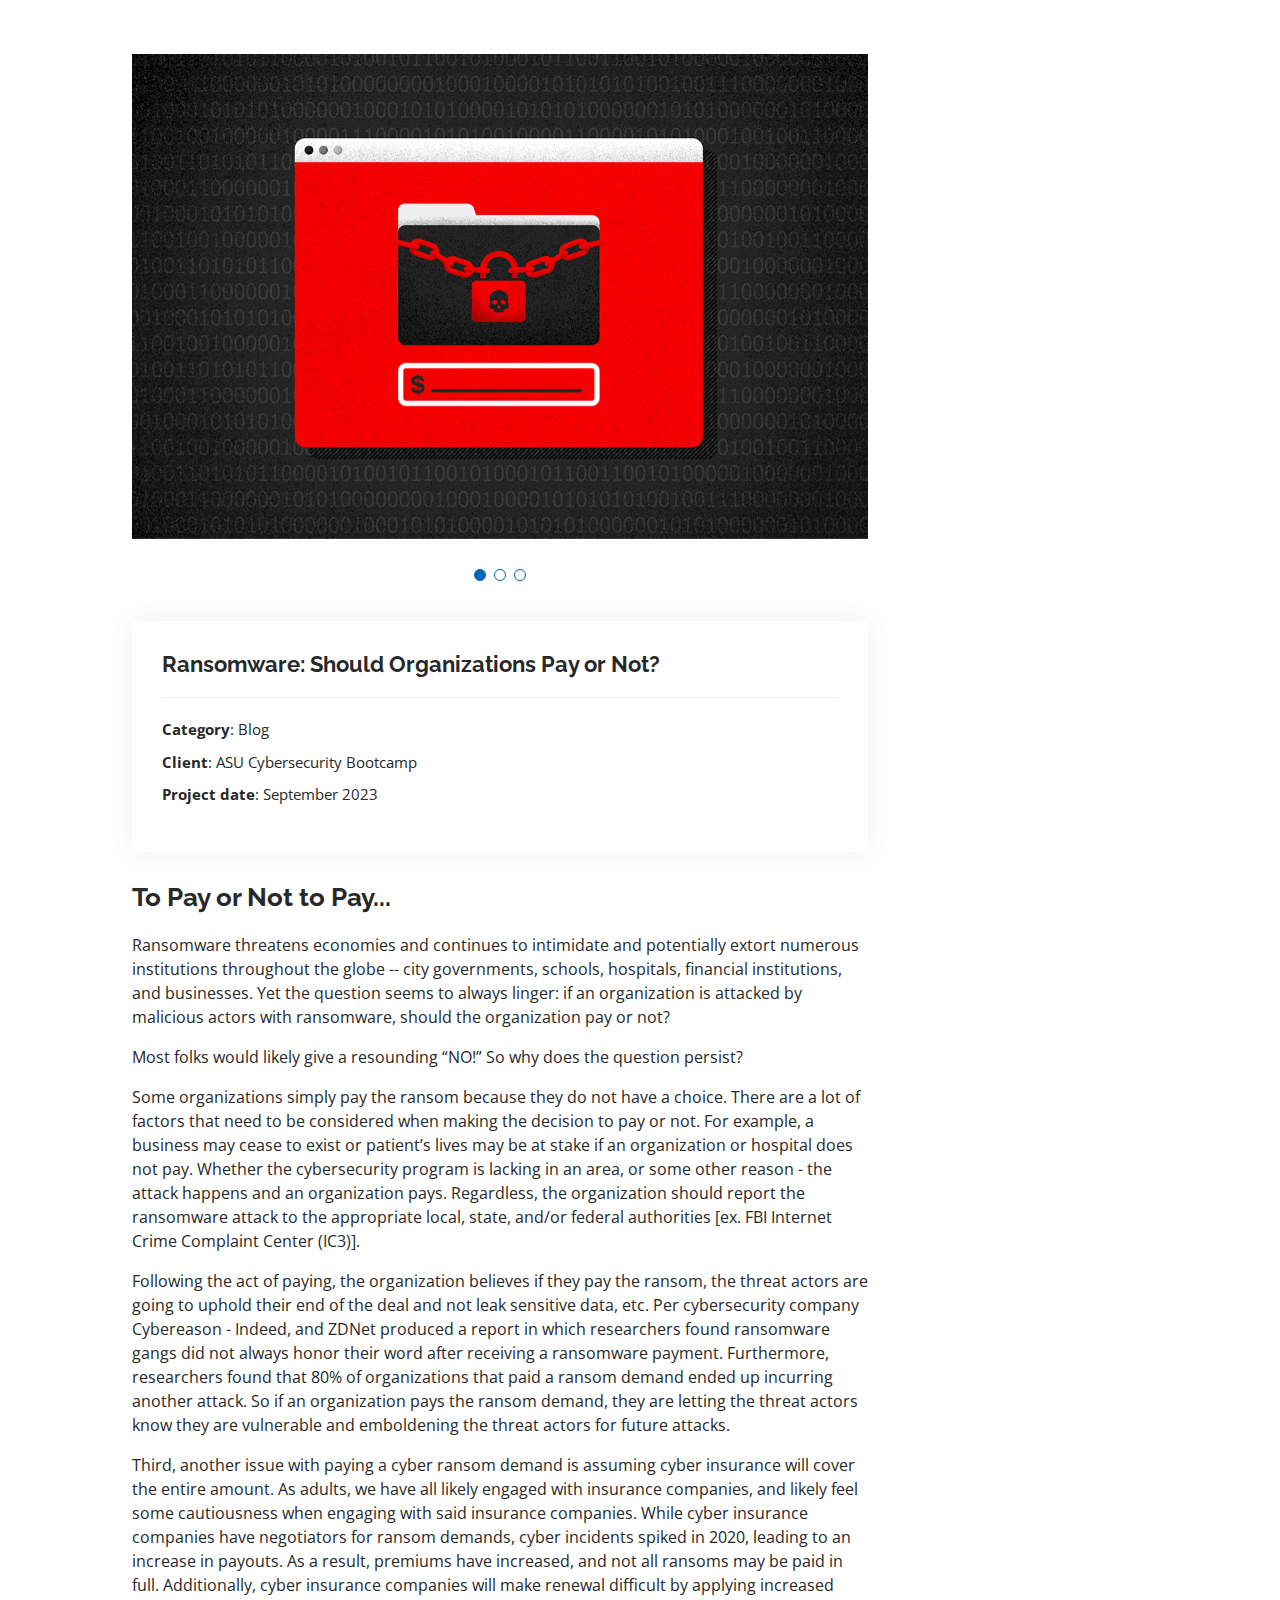
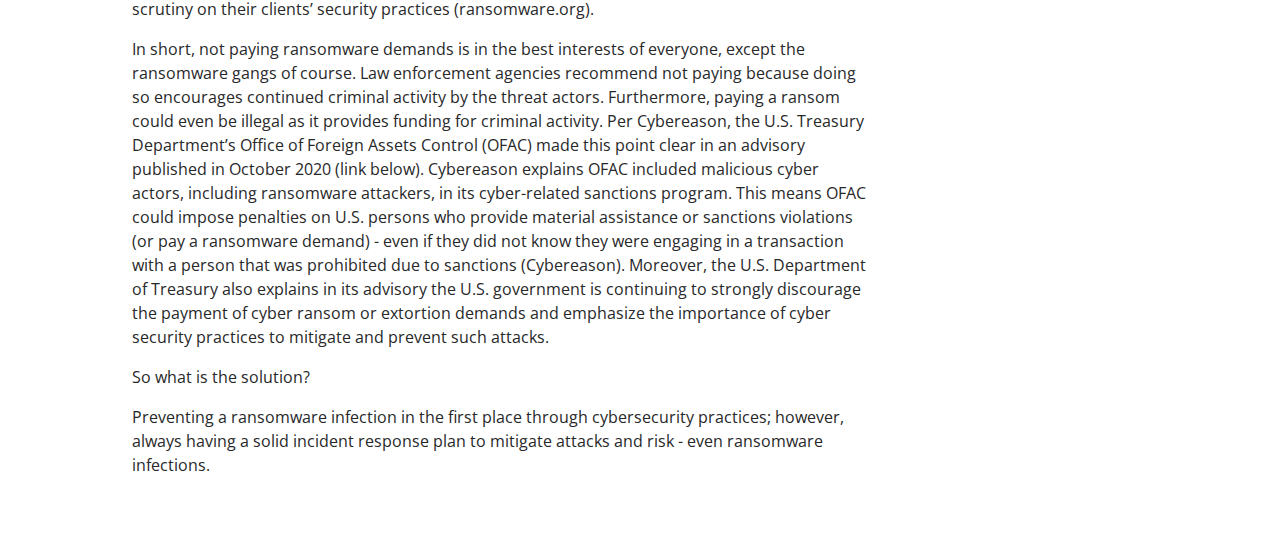
<file: portfolio-details-ransomware-blog.html>
<!DOCTYPE html>
<html lang="en">

<head>
  <meta charset="utf-8">
  <meta content="width=device-width, initial-scale=1.0" name="viewport">

  <title>Portfolio Details - Personal Bootstrap Template</title>
  <meta content="" name="description">
  <meta content="" name="keywords">

  <!-- Favicons -->
  <link href="assets/img/favicon.png" rel="icon">
  <link href="assets/img/apple-touch-icon.png" rel="apple-touch-icon">

  <!-- Google Fonts -->
  <link href="https://fonts.googleapis.com/css?family=Open+Sans:300,300i,400,400i,600,600i,700,700i|Raleway:300,300i,400,400i,500,500i,600,600i,700,700i|Poppins:300,300i,400,400i,500,500i,600,600i,700,700i" rel="stylesheet">

  <!-- Vendor CSS Files -->
  <link href="assets/vendor/aos/aos.css" rel="stylesheet">
  <link href="assets/vendor/bootstrap/css/bootstrap.min.css" rel="stylesheet">
  <link href="assets/vendor/bootstrap-icons/bootstrap-icons.css" rel="stylesheet">
  <link href="assets/vendor/boxicons/css/boxicons.min.css" rel="stylesheet">
  <link href="assets/vendor/glightbox/css/glightbox.min.css" rel="stylesheet">
  <link href="assets/vendor/swiper/swiper-bundle.min.css" rel="stylesheet">

  <!-- Template Main CSS File -->
  <link href="assets/css/style.css" rel="stylesheet">

  <!-- =======================================================
  * Template Name: MyResume
  * Updated: Sep 18 2023 with Bootstrap v5.3.2
  * Template URL: https://bootstrapmade.com/free-html-bootstrap-template-my-resume/
  * Author: BootstrapMade.com
  * License: https://bootstrapmade.com/license/
  ======================================================== -->
</head>

<body>

  <main id="main">

    <!-- ======= Portfolio Details Section ======= -->
    <section id="portfolio-details" class="portfolio-details">
      <div class="container">

        <div class="row gy-4">

          <div class="col-lg-8">
            <div class="portfolio-details-slider swiper">
              <div class="swiper-wrapper align-items-center">

                <div class="swiper-slide">
                  <img src="assets/img/portfolio/ransomware.jpeg" alt="">
                </div>

                <div class="swiper-slide">
                  <img src="assets/img/portfolio/Ransomware_def.png" alt="">
                </div>

                <div class="swiper-slide">
                  <img src="assets/img/portfolio/Ransomware_how it works.png" alt="">
                </div>

              </div>
              <div class="swiper-pagination"></div>
            </div>
          </div>

          <div class="col-lg-8">
            <div class="portfolio-info">
              <h3>Ransomware: Should Organizations Pay or Not?</h3>
              <ul>
                <li><strong>Category</strong>: Blog</li>
                <li><strong>Client</strong>: ASU Cybersecurity Bootcamp</li>
                <li><strong>Project date</strong>: September 2023 </li>
              </ul>
            </div>
            <div class="portfolio-description">
              <h2>To Pay or Not to Pay...</h2>
              <p>
                Ransomware threatens economies and continues to intimidate and potentially extort numerous institutions
                throughout the globe -- city governments, schools, hospitals, financial institutions, and businesses.
                Yet the question seems to always linger:  if an organization is attacked by malicious actors with
                ransomware, should the organization pay or not?
<p>
                Most folks would likely give a resounding “NO!” So why does the question persist?
<p>
                Some organizations simply pay the ransom because they do not have a choice. There are a lot of factors
                that need to be considered when making the decision to pay or not. For example, a business may cease to
                exist or patient’s lives may be at stake if an organization or hospital does not pay. Whether the
                cybersecurity program is lacking in an area, or some other reason - the attack happens and an
                organization pays. Regardless, the organization should report the ransomware attack to the appropriate
                local, state, and/or federal authorities [ex. FBI Internet Crime Complaint Center (IC3)].
<p>
                Following the act of paying, the organization believes if they pay the ransom, the threat actors are
                going to uphold their end of the deal and not leak sensitive data, etc. Per cybersecurity company
                Cybereason - Indeed, and ZDNet produced a report in which researchers found ransomware gangs did not
                always honor their word after receiving a ransomware payment. Furthermore, researchers found that 80%
                of organizations that paid a ransom demand ended up incurring another attack. So if an organization
                pays the ransom demand, they are letting the threat actors know they are vulnerable and emboldening the
                threat actors for future attacks.
<p>
                Third, another issue with paying a cyber ransom demand is assuming cyber insurance will cover the entire
                amount. As adults, we have all likely engaged with insurance companies, and likely feel some
                cautiousness when engaging with said insurance companies. While cyber insurance companies have
                negotiators for ransom demands, cyber incidents spiked in 2020, leading to an increase in payouts.
                As a result, premiums have increased, and not all ransoms may be paid in full. Additionally, cyber
                insurance companies will make renewal difficult by applying increased scrutiny on their clients’
                security practices (ransomware.org).
<p>
                In short, not paying ransomware demands is in the best interests of everyone, except the ransomware
                gangs of course. Law enforcement agencies recommend not paying because doing so encourages continued
                criminal activity by the threat actors. Furthermore, paying a ransom could even be illegal as it
                provides funding for criminal activity. Per Cybereason, the U.S. Treasury Department’s Office of
                Foreign Assets Control (OFAC) made this point clear in an advisory published in October 2020
                (link below). Cybereason explains OFAC included malicious cyber actors, including ransomware attackers,
                in its cyber-related sanctions program. This means OFAC could impose penalties on U.S. persons who
                provide material assistance or sanctions violations (or pay a ransomware demand) - even if they did
                not know they were engaging in a transaction with a person that was prohibited due to sanctions
                (Cybereason). Moreover, the U.S. Department of Treasury also explains in its advisory the U.S.
                government is continuing to strongly discourage the payment of cyber ransom or extortion demands and
                emphasize the importance of cyber security practices to mitigate and prevent such attacks.
<p>
                So what is the solution?
<p>
                Preventing a ransomware infection in the first place through cybersecurity practices; however, always
                having a solid incident response plan to mitigate attacks and risk - even ransomware infections.

              </p>
            </div>
          </div>

        </div>

      </div>

    </section><!-- End Portfolio Details Section -->

  </main><!-- End #main -->

  <div id="preloader"></div>
  <a href="#" class="back-to-top d-flex align-items-center justify-content-center"><i class="bi bi-arrow-up-short"></i></a>

  <!-- Vendor JS Files -->
  <script src="assets/vendor/purecounter/purecounter_vanilla.js"></script>
  <script src="assets/vendor/aos/aos.js"></script>
  <script src="assets/vendor/bootstrap/js/bootstrap.bundle.min.js"></script>
  <script src="assets/vendor/glightbox/js/glightbox.min.js"></script>
  <script src="assets/vendor/isotope-layout/isotope.pkgd.min.js"></script>
  <script src="assets/vendor/swiper/swiper-bundle.min.js"></script>
  <script src="assets/vendor/typed.js/typed.umd.js"></script>
  <script src="assets/vendor/waypoints/noframework.waypoints.js"></script>
  <script src="assets/vendor/php-email-form/validate.js"></script>

  <!-- Template Main JS File -->
  <script src="assets/js/main.js"></script>

</body>

</html>
</file>
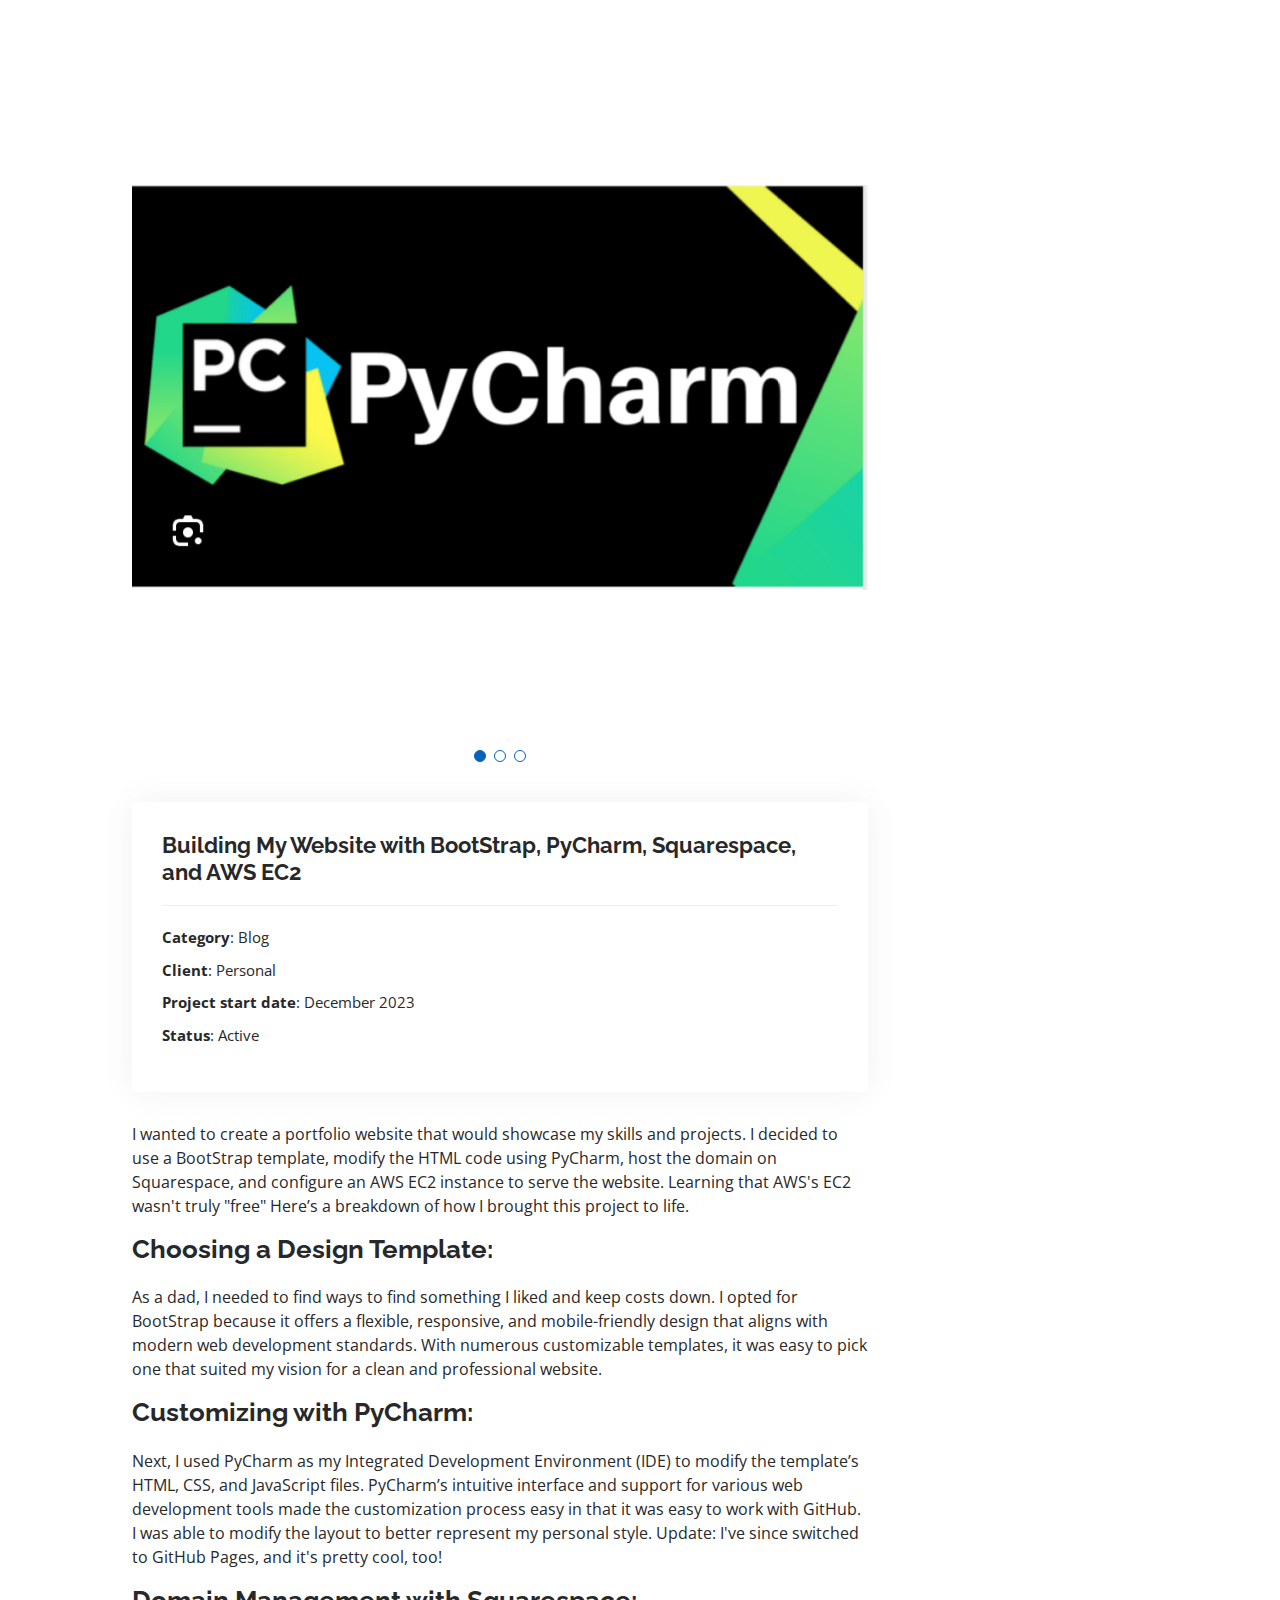
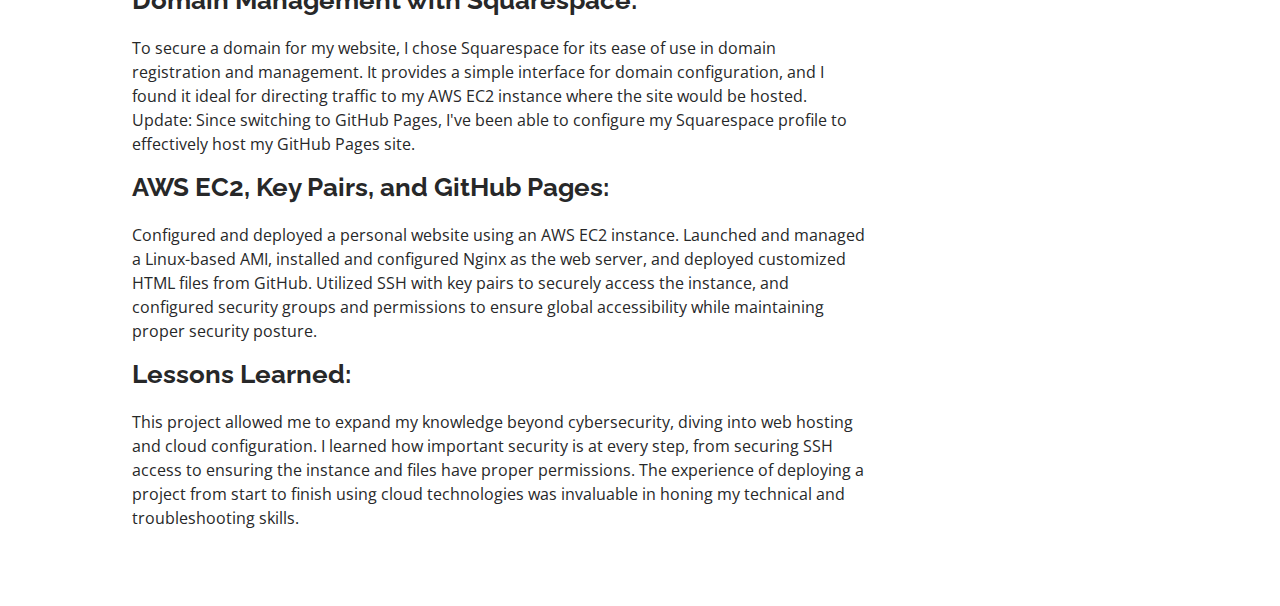
<file: portfolio-details-website-blog.html>
<!DOCTYPE html>
<html lang="en">

<head>
  <meta charset="utf-8">
  <meta content="width=device-width, initial-scale=1.0" name="viewport">

  <title>Portfolio Details - Personal Bootstrap Template</title>
  <meta content="" name="description">
  <meta content="" name="keywords">

  <!-- Favicons -->
  <link href="assets/img/favicon.png" rel="icon">
  <link href="assets/img/apple-touch-icon.png" rel="apple-touch-icon">

  <!-- Google Fonts -->
  <link href="https://fonts.googleapis.com/css?family=Open+Sans:300,300i,400,400i,600,600i,700,700i|Raleway:300,300i,400,400i,500,500i,600,600i,700,700i|Poppins:300,300i,400,400i,500,500i,600,600i,700,700i" rel="stylesheet">

  <!-- Vendor CSS Files -->
  <link href="assets/vendor/aos/aos.css" rel="stylesheet">
  <link href="assets/vendor/bootstrap/css/bootstrap.min.css" rel="stylesheet">
  <link href="assets/vendor/bootstrap-icons/bootstrap-icons.css" rel="stylesheet">
  <link href="assets/vendor/boxicons/css/boxicons.min.css" rel="stylesheet">
  <link href="assets/vendor/glightbox/css/glightbox.min.css" rel="stylesheet">
  <link href="assets/vendor/swiper/swiper-bundle.min.css" rel="stylesheet">

  <!-- Template Main CSS File -->
  <link href="assets/css/style.css" rel="stylesheet">

  <!-- =======================================================
  * Template Name: MyResume
  * Updated: Sep 18 2023 with Bootstrap v5.3.2
  * Template URL: https://bootstrapmade.com/free-html-bootstrap-template-my-resume/
  * Author: BootstrapMade.com
  * License: https://bootstrapmade.com/license/
  ======================================================== -->
</head>

<body>

  <main id="main">

    <!-- ======= Portfolio Details Section ======= -->
    <section id="portfolio-details" class="portfolio-details">
      <div class="container">

        <div class="row gy-4">

          <div class="col-lg-8">
            <div class="portfolio-details-slider swiper">
              <div class="swiper-wrapper align-items-center">

                <div class="swiper-slide">
                  <img src="assets/img/portfolio/Screen Shot 2024-09-14 at 4.25.42 PM.png" alt="">
                </div>

                <div class="swiper-slide">
                  <img src="assets/img/portfolio/Screen Shot 2024-09-14 at 4.24.45 PM.png" alt="">
                </div>

                <div class="swiper-slide">
                  <img src="assets/img/portfolio/Screen Shot 2024-09-15 at 5.40.23 AM.png" alt="">
                </div>

              </div>
              <div class="swiper-pagination"></div>
            </div>
          </div>

          <div class="col-lg-8">
            <div class="portfolio-info">
              <h3>Building My Website with BootStrap, PyCharm, Squarespace, and AWS EC2</h3>
              <ul>
                <li><strong>Category</strong>: Blog</li>
                <li><strong>Client</strong>: Personal</li>
                <li><strong>Project start date</strong>: December 2023 </li>
                  <li><strong>Status</strong>: Active </li>
              </ul>
            </div>
            <div class="portfolio-description">
              <p>
                I wanted to create a portfolio website that would
                  showcase my skills and projects. I decided to use a BootStrap template, modify the HTML code using
                  PyCharm, host the domain on Squarespace, and configure an AWS EC2 instance to serve the website. Learning that AWS's EC2 wasn't truly "free" 
                  Here’s a breakdown of how I brought this project to life.

                 <p>
                 <h2>Choosing a Design Template:</h2>
                 As a dad, I needed to find ways to find something I liked and keep costs down. I opted for BootStrap because it offers a flexible, responsive, and mobile-friendly design that aligns
                with modern web development standards. With numerous customizable templates, it was easy to pick one
                 that suited my vision for a clean and professional website.
<p>
                <h2>Customizing with PyCharm:</h2>
                Next, I used PyCharm as my Integrated Development Environment (IDE) to modify the template’s HTML, CSS,
                and JavaScript files. PyCharm’s intuitive interface and support for various web development tools made
                the customization process easy in that it was easy to work with GitHub. I was able to modify the layout
                to better represent my personal style.

                Update:
                I've since switched to GitHub Pages, and it's pretty cool, too!
<p>
                <h2>Domain Management with Squarespace:</h2>
                To secure a domain for my website, I chose Squarespace for its ease of use in domain registration and management. It provides a simple interface for domain configuration, and I found it ideal for directing traffic to my AWS EC2 instance where the site would be hosted.

                Update:
                Since switching to GitHub Pages, I've been able to configure my Squarespace profile to effectively host my GitHub Pages site. 
<p>
                <h2>AWS EC2, Key Pairs, and GitHub Pages:</h2>
                Configured and deployed a personal website using an AWS EC2 instance. Launched and managed a Linux-based AMI, installed and configured Nginx as the web server, and deployed customized HTML files from GitHub. Utilized SSH with key pairs to securely access the instance, and configured security groups and permissions to ensure global accessibility while maintaining proper security posture.<p>
               
                  <h2>Lessons Learned:</h2>
                This project allowed me to expand my knowledge beyond cybersecurity, diving into web hosting and cloud configuration. I learned how important security is at every step, from securing SSH access to ensuring the instance and files have proper permissions. The experience of deploying a project from start to finish using cloud technologies was invaluable in honing my technical and troubleshooting skills.
<p>


              </p>
            </div>
          </div>

        </div>

      </div>

    </section><!-- End Portfolio Details Section -->

  </main><!-- End #main -->

  <div id="preloader"></div>
  <a href="#" class="back-to-top d-flex align-items-center justify-content-center"><i class="bi bi-arrow-up-short"></i></a>

  <!-- Vendor JS Files -->
  <script src="assets/vendor/purecounter/purecounter_vanilla.js"></script>
  <script src="assets/vendor/aos/aos.js"></script>
  <script src="assets/vendor/bootstrap/js/bootstrap.bundle.min.js"></script>
  <script src="assets/vendor/glightbox/js/glightbox.min.js"></script>
  <script src="assets/vendor/isotope-layout/isotope.pkgd.min.js"></script>
  <script src="assets/vendor/swiper/swiper-bundle.min.js"></script>
  <script src="assets/vendor/typed.js/typed.umd.js"></script>
  <script src="assets/vendor/waypoints/noframework.waypoints.js"></script>
  <script src="assets/vendor/php-email-form/validate.js"></script>

  <!-- Template Main JS File -->
  <script src="assets/js/main.js"></script>

</body>

</html>
</file>
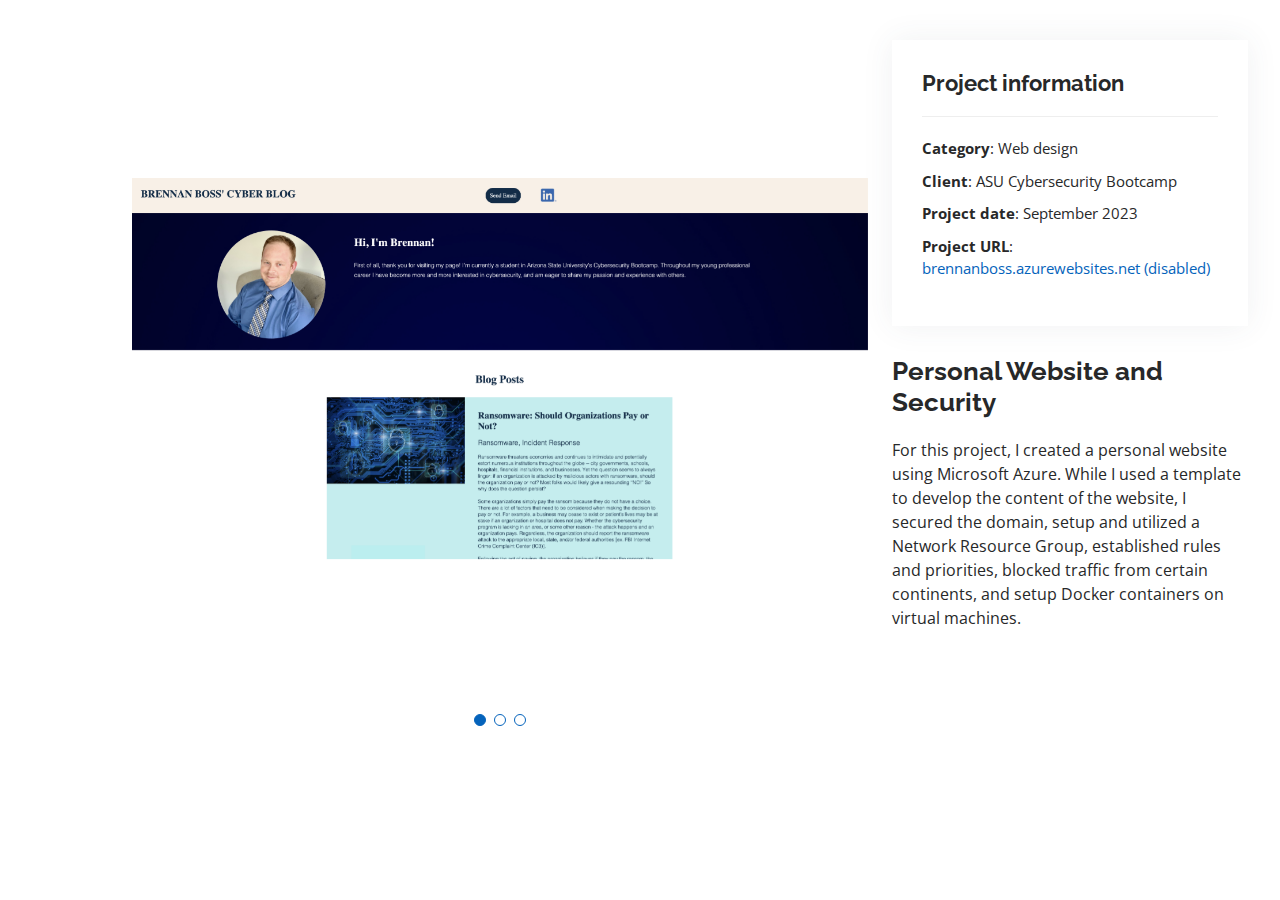
<file: portfolio-details.html>
<!DOCTYPE html>
<html lang="en">

<head>
  <meta charset="utf-8">
  <meta content="width=device-width, initial-scale=1.0" name="viewport">

  <title>Portfolio Details - Personal Bootstrap Template</title>
  <meta content="" name="description">
  <meta content="" name="keywords">

  <!-- Favicons -->
  <link href="assets/img/favicon.png" rel="icon">
  <link href="assets/img/apple-touch-icon.png" rel="apple-touch-icon">

  <!-- Google Fonts -->
  <link href="https://fonts.googleapis.com/css?family=Open+Sans:300,300i,400,400i,600,600i,700,700i|Raleway:300,300i,400,400i,500,500i,600,600i,700,700i|Poppins:300,300i,400,400i,500,500i,600,600i,700,700i" rel="stylesheet">

  <!-- Vendor CSS Files -->
  <link href="assets/vendor/aos/aos.css" rel="stylesheet">
  <link href="assets/vendor/bootstrap/css/bootstrap.min.css" rel="stylesheet">
  <link href="assets/vendor/bootstrap-icons/bootstrap-icons.css" rel="stylesheet">
  <link href="assets/vendor/boxicons/css/boxicons.min.css" rel="stylesheet">
  <link href="assets/vendor/glightbox/css/glightbox.min.css" rel="stylesheet">
  <link href="assets/vendor/swiper/swiper-bundle.min.css" rel="stylesheet">

  <!-- Template Main CSS File -->
  <link href="assets/css/style.css" rel="stylesheet">

  <!-- =======================================================
  * Template Name: MyResume
  * Updated: Sep 18 2023 with Bootstrap v5.3.2
  * Template URL: https://bootstrapmade.com/free-html-bootstrap-template-my-resume/
  * Author: BootstrapMade.com
  * License: https://bootstrapmade.com/license/
  ======================================================== -->
</head>

<body>

  <main id="main">

    <!-- ======= Portfolio Details Section ======= -->
    <section id="portfolio-details" class="portfolio-details">
      <div class="container">

        <div class="row gy-4">

          <div class="col-lg-8">
            <div class="portfolio-details-slider swiper">
              <div class="swiper-wrapper align-items-center">

                <div class="swiper-slide">
                  <img src="assets/img/portfolio/Screen Shot 2023-09-07 at 9.15.41 PM.png" alt="">
                </div>

                <div class="swiper-slide">
                  <img src="assets/img/portfolio/MS-azure1.png" alt="">
                </div>

                <div class="swiper-slide">
                  <img src="assets/img/portfolio/FrontDoor2.png" alt="">
                </div>

              </div>
              <div class="swiper-pagination"></div>
            </div>
          </div>

          <div class="col-lg-4">
            <div class="portfolio-info">
              <h3>Project information</h3>
              <ul>
                <li><strong>Category</strong>: Web design</li>
                <li><strong>Client</strong>: ASU Cybersecurity Bootcamp</li>
                <li><strong>Project date</strong>: September 2023 </li>
                <li><strong>Project URL</strong>: <a href="#">brennanboss.azurewebsites.net (disabled)</a></li>
              </ul>
            </div>
            <div class="portfolio-description">
              <h2>Personal Website and Security</h2>
              <p>
                For this project, I created a personal website using Microsoft Azure. While I used a template to develop the content of the website, I secured the domain, setup and utilized a Network Resource Group, established rules and priorities, blocked traffic from certain continents, and setup Docker containers on virtual machines.
              </p>
            </div>
          </div>

        </div>

      </div>

    </section><!-- End Portfolio Details Section -->

  </main><!-- End #main -->

  <div id="preloader"></div>
  <a href="#" class="back-to-top d-flex align-items-center justify-content-center"><i class="bi bi-arrow-up-short"></i></a>

  <!-- Vendor JS Files -->
  <script src="assets/vendor/purecounter/purecounter_vanilla.js"></script>
  <script src="assets/vendor/aos/aos.js"></script>
  <script src="assets/vendor/bootstrap/js/bootstrap.bundle.min.js"></script>
  <script src="assets/vendor/glightbox/js/glightbox.min.js"></script>
  <script src="assets/vendor/isotope-layout/isotope.pkgd.min.js"></script>
  <script src="assets/vendor/swiper/swiper-bundle.min.js"></script>
  <script src="assets/vendor/typed.js/typed.umd.js"></script>
  <script src="assets/vendor/waypoints/noframework.waypoints.js"></script>
  <script src="assets/vendor/php-email-form/validate.js"></script>

  <!-- Template Main JS File -->
  <script src="assets/js/main.js"></script>

</body>

</html>
</file>
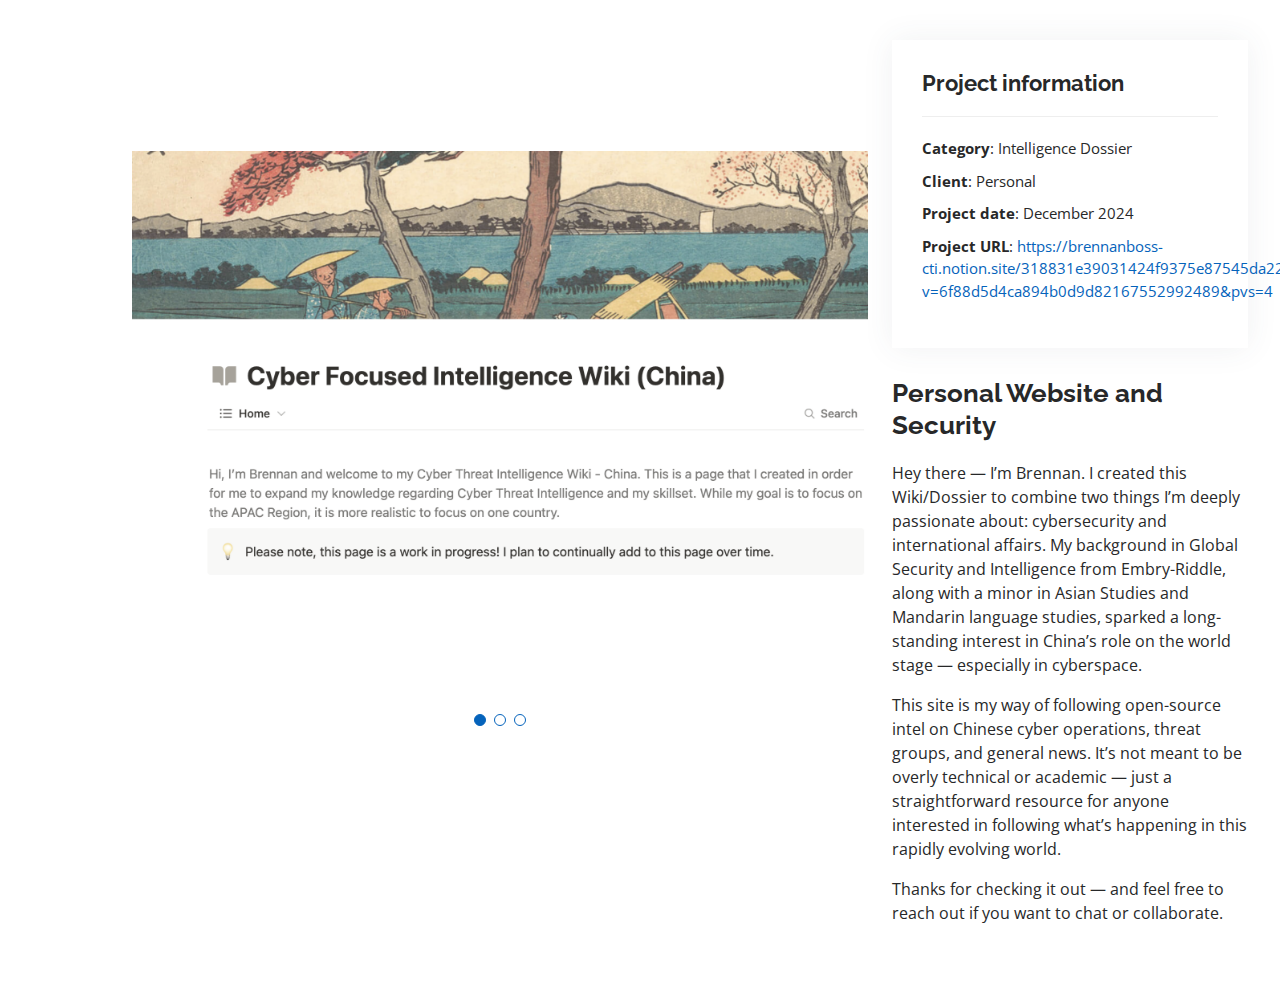
<file: portfolio-wiki.html>
<!DOCTYPE html>
<html lang="en">

<head>
  <meta charset="utf-8">
  <meta content="width=device-width, initial-scale=1.0" name="viewport">

  <title>Portfolio Details - Personal Bootstrap Template</title>
  <meta content="" name="description">
  <meta content="" name="keywords">

  <!-- Favicons -->
  <link href="assets/img/favicon.png" rel="icon">
  <link href="assets/img/apple-touch-icon.png" rel="apple-touch-icon">

  <!-- Google Fonts -->
  <link href="https://fonts.googleapis.com/css?family=Open+Sans:300,300i,400,400i,600,600i,700,700i|Raleway:300,300i,400,400i,500,500i,600,600i,700,700i|Poppins:300,300i,400,400i,500,500i,600,600i,700,700i" rel="stylesheet">

  <!-- Vendor CSS Files -->
  <link href="assets/vendor/aos/aos.css" rel="stylesheet">
  <link href="assets/vendor/bootstrap/css/bootstrap.min.css" rel="stylesheet">
  <link href="assets/vendor/bootstrap-icons/bootstrap-icons.css" rel="stylesheet">
  <link href="assets/vendor/boxicons/css/boxicons.min.css" rel="stylesheet">
  <link href="assets/vendor/glightbox/css/glightbox.min.css" rel="stylesheet">
  <link href="assets/vendor/swiper/swiper-bundle.min.css" rel="stylesheet">

  <!-- Template Main CSS File -->
  <link href="assets/css/style.css" rel="stylesheet">

  <!-- =======================================================
  * Template Name: MyResume
  * Updated: Sep 18 2023 with Bootstrap v5.3.2
  * Template URL: https://bootstrapmade.com/free-html-bootstrap-template-my-resume/
  * Author: BootstrapMade.com
  * License: https://bootstrapmade.com/license/
  ======================================================== -->
</head>

<body>

  <main id="main">

    <!-- ======= Portfolio Details Section ======= -->
    <section id="portfolio-details" class="portfolio-details">
      <div class="container">

        <div class="row gy-4">

          <div class="col-lg-8">
            <div class="portfolio-details-slider swiper">
              <div class="swiper-wrapper align-items-center">

                <div class="swiper-slide">
                  <img src="assets/img/portfolio/Wiki_Screenshot.png" alt="">
                </div>

                <div class="swiper-slide">
                  <img src="assets/img/portfolio/MS-azure1.png" alt="">
                </div>

                <div class="swiper-slide">
                  <img src="assets/img/portfolio/FrontDoor2.png" alt="">
                </div>

              </div>
              <div class="swiper-pagination"></div>
            </div>
          </div>

          <div class="col-lg-4">
            <div class="portfolio-info">
              <h3>Project information</h3>
              <ul>
                <li><strong>Category</strong>: Intelligence Dossier</li>
                <li><strong>Client</strong>: Personal</li>
                <li><strong>Project date</strong>: December 2024 </li>
                <li><strong>Project URL</strong>: <a href="#">https://brennanboss-cti.notion.site/318831e39031424f9375e87545da228d?v=6f88d5d4ca894b0d9d82167552992489&pvs=4</a></li>
              </ul>
            </div>
            <div class="portfolio-description">
              <h2>Personal Website and Security</h2>
              <p>
                Hey there — I’m Brennan. I created this Wiki/Dossier to combine two things I’m deeply passionate about: cybersecurity and international affairs. My background in Global Security and Intelligence from Embry-Riddle, along with a minor in Asian Studies and Mandarin language studies, sparked a long-standing interest in China’s role on the world stage — especially in cyberspace.
              <p>
               This site is my way of following open-source intel on Chinese cyber operations, threat groups, and general news. It’s not meant to be overly technical or academic — just a straightforward resource for anyone interested in following what’s happening in this rapidly evolving world.
              <p>
               Thanks for checking it out — and feel free to reach out if you want to chat or collaborate.
              </p>
            </div>
          </div>

        </div>

      </div>

    </section><!-- End Portfolio Details Section -->

  </main><!-- End #main -->

  <div id="preloader"></div>
  <a href="#" class="back-to-top d-flex align-items-center justify-content-center"><i class="bi bi-arrow-up-short"></i></a>

  <!-- Vendor JS Files -->
  <script src="assets/vendor/purecounter/purecounter_vanilla.js"></script>
  <script src="assets/vendor/aos/aos.js"></script>
  <script src="assets/vendor/bootstrap/js/bootstrap.bundle.min.js"></script>
  <script src="assets/vendor/glightbox/js/glightbox.min.js"></script>
  <script src="assets/vendor/isotope-layout/isotope.pkgd.min.js"></script>
  <script src="assets/vendor/swiper/swiper-bundle.min.js"></script>
  <script src="assets/vendor/typed.js/typed.umd.js"></script>
  <script src="assets/vendor/waypoints/noframework.waypoints.js"></script>
  <script src="assets/vendor/php-email-form/validate.js"></script>

  <!-- Template Main JS File -->
  <script src="assets/js/main.js"></script>

</body>

</html>
</file>
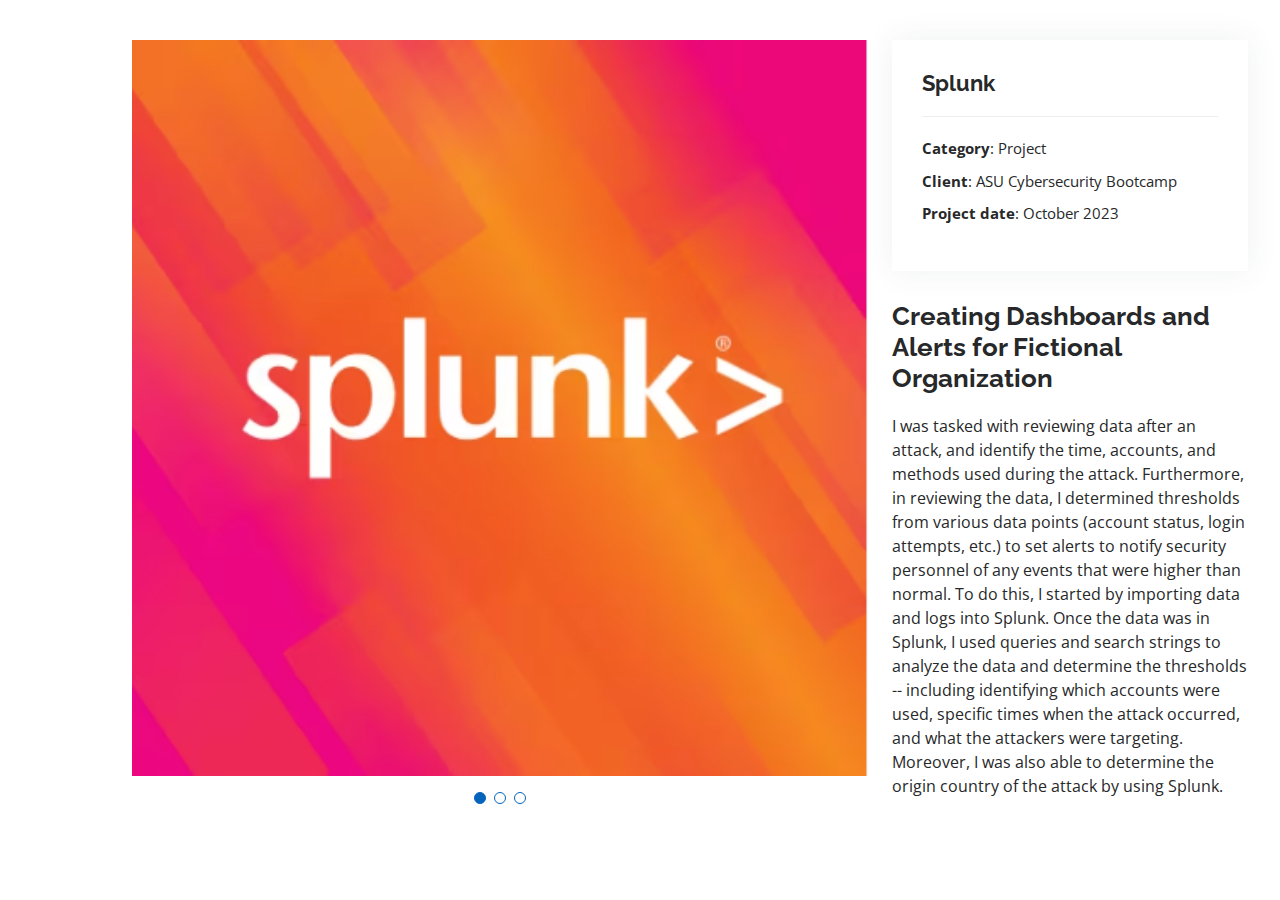
<file: splunk_project.html>
<!DOCTYPE html>
<html lang="en">

<head>
  <meta charset="utf-8">
  <meta content="width=device-width, initial-scale=1.0" name="viewport">

  <title>Portfolio Details - Personal Bootstrap Template</title>
  <meta content="" name="description">
  <meta content="" name="keywords">

  <!-- Favicons -->
  <link href="assets/img/favicon.png" rel="icon">
  <link href="assets/img/apple-touch-icon.png" rel="apple-touch-icon">

  <!-- Google Fonts -->
  <link href="https://fonts.googleapis.com/css?family=Open+Sans:300,300i,400,400i,600,600i,700,700i|Raleway:300,300i,400,400i,500,500i,600,600i,700,700i|Poppins:300,300i,400,400i,500,500i,600,600i,700,700i" rel="stylesheet">

  <!-- Vendor CSS Files -->
  <link href="assets/vendor/aos/aos.css" rel="stylesheet">
  <link href="assets/vendor/bootstrap/css/bootstrap.min.css" rel="stylesheet">
  <link href="assets/vendor/bootstrap-icons/bootstrap-icons.css" rel="stylesheet">
  <link href="assets/vendor/boxicons/css/boxicons.min.css" rel="stylesheet">
  <link href="assets/vendor/glightbox/css/glightbox.min.css" rel="stylesheet">
  <link href="assets/vendor/swiper/swiper-bundle.min.css" rel="stylesheet">

  <!-- Template Main CSS File -->
  <link href="assets/css/style.css" rel="stylesheet">

  <!-- =======================================================
  * Template Name: MyResume
  * Updated: Sep 18 2023 with Bootstrap v5.3.2
  * Template URL: https://bootstrapmade.com/free-html-bootstrap-template-my-resume/
  * Author: BootstrapMade.com
  * License: https://bootstrapmade.com/license/
  ======================================================== -->
</head>

<body>

  <main id="main">

    <!-- ======= Portfolio Details Section ======= -->
    <section id="portfolio-details" class="portfolio-details">
      <div class="container">

        <div class="row gy-4">

          <div class="col-lg-8">
            <div class="portfolio-details-slider swiper">
              <div class="swiper-wrapper align-items-center">

                <div class="swiper-slide">
                  <img src="assets/img/portfolio/Project3-1.png" alt="">
                </div>

                <div class="swiper-slide">
                  <img src="assets/img/portfolio/Project3_3.png" alt="">
                </div>

                <div class="swiper-slide">
                  <img src="assets/img/portfolio/Screen Shot 2023-11-29 at 9.44.29 PM.png" alt="">
                </div>

              </div>
              <div class="swiper-pagination"></div>
            </div>
          </div>

          <div class="col-lg-4">
            <div class="portfolio-info">
              <h3>Splunk</h3>
              <ul>
                <li><strong>Category</strong>: Project</li>
                <li><strong>Client</strong>: ASU Cybersecurity Bootcamp</li>
                <li><strong>Project date</strong>: October 2023 </li>
              </ul>
            </div>
            <div class="portfolio-description">
              <h2>Creating Dashboards and Alerts for Fictional Organization</h2>
              <p>

<p>
              I was tasked with reviewing data after an attack, and identify the time, accounts, and methods used during
              the attack. Furthermore, in reviewing the data, I determined thresholds from various data points (account
              status, login attempts, etc.) to set alerts to notify security personnel of any events that were higher
              than normal. To do this, I started by importing data and logs into Splunk. Once the data was in Splunk,
              I used queries and search strings to analyze the data and determine the  thresholds -- including
              identifying which accounts were used, specific times when the attack occurred, and what the attackers
              were targeting. Moreover, I was also able to determine the origin country of the attack by using Splunk.
              </p>
            </div>
          </div>

        </div>

      </div>

    </section><!-- End Portfolio Details Section -->

  </main><!-- End #main -->

  <div id="preloader"></div>
  <a href="#" class="back-to-top d-flex align-items-center justify-content-center"><i class="bi bi-arrow-up-short"></i></a>

  <!-- Vendor JS Files -->
  <script src="assets/vendor/purecounter/purecounter_vanilla.js"></script>
  <script src="assets/vendor/aos/aos.js"></script>
  <script src="assets/vendor/bootstrap/js/bootstrap.bundle.min.js"></script>
  <script src="assets/vendor/glightbox/js/glightbox.min.js"></script>
  <script src="assets/vendor/isotope-layout/isotope.pkgd.min.js"></script>
  <script src="assets/vendor/swiper/swiper-bundle.min.js"></script>
  <script src="assets/vendor/typed.js/typed.umd.js"></script>
  <script src="assets/vendor/waypoints/noframework.waypoints.js"></script>
  <script src="assets/vendor/php-email-form/validate.js"></script>

  <!-- Template Main JS File -->
  <script src="assets/js/main.js"></script>

</body>

</html>
</file>
<file: assets/css/style.css>
/**
* Template Name: MyResume
* Updated: Sep 18 2023 with Bootstrap v5.3.2
* Template URL: https://bootstrapmade.com/free-html-bootstrap-template-my-resume/
* Author: BootstrapMade.com
* License: https://bootstrapmade.com/license/
*/

/*--------------------------------------------------------------
# General
--------------------------------------------------------------*/
body {
  font-family: "Open Sans", sans-serif;
  color: #272829;
}

a {
  color: #0563bb;
  text-decoration: none;
}

a:hover {
  color: #067ded;
  text-decoration: none;
}

h1,
h2,
h3,
h4,
h5,
h6 {
  font-family: "Raleway", sans-serif;
}

/*--------------------------------------------------------------
# Back to top button
--------------------------------------------------------------*/
.back-to-top {
  position: fixed;
  visibility: hidden;
  opacity: 0;
  right: 15px;
  bottom: 15px;
  z-index: 996;
  background: #0563bb;
  width: 40px;
  height: 40px;
  border-radius: 50px;
  transition: all 0.4s;
}

.back-to-top i {
  font-size: 28px;
  color: #fff;
  line-height: 0;
}

.back-to-top:hover {
  background: #0678e3;
  color: #fff;
}

.back-to-top.active {
  visibility: visible;
  opacity: 1;
}

/*--------------------------------------------------------------
# Preloader
--------------------------------------------------------------*/
#preloader {
  position: fixed;
  top: 0;
  left: 0;
  right: 0;
  bottom: 0;
  z-index: 9999;
  overflow: hidden;
  background: #fff;
}

#preloader:before {
  content: "";
  position: fixed;
  top: calc(50% - 30px);
  left: calc(50% - 30px);
  border: 6px solid #0563bb;
  border-top-color: #fff;
  border-bottom-color: #fff;
  border-radius: 50%;
  width: 60px;
  height: 60px;
  animation: animate-preloader 1s linear infinite;
}

@keyframes animate-preloader {
  0% {
    transform: rotate(0deg);
  }

  100% {
    transform: rotate(360deg);
  }
}

/*--------------------------------------------------------------
# Disable aos animation delay on mobile devices
--------------------------------------------------------------*/
@media screen and (max-width: 768px) {
  [data-aos-delay] {
    transition-delay: 0 !important;
  }
}

/*--------------------------------------------------------------
# Header
--------------------------------------------------------------*/
#header {
  position: fixed;
  top: 0;
  left: 0;
  bottom: 0;
  z-index: 9997;
  transition: all 0.5s;
  padding: 15px;
  overflow-y: auto;
}

@media (max-width: 991px) {
  #header {
    width: 300px;
    background: #fff;
    border-right: 1px solid #e6e9ec;
    left: -300px;
  }
}

@media (min-width: 991px) {
  #main {
    margin-left: 100px;
  }
}

/*--------------------------------------------------------------
# Navigation Menu
--------------------------------------------------------------*/
/**
* Desktop Navigation 
*/
.nav-menu {
  padding: 0;
  display: block;
}

.nav-menu * {
  margin: 0;
  padding: 0;
  list-style: none;
}

.nav-menu>ul>li {
  position: relative;
  white-space: nowrap;
}

.nav-menu a,
.nav-menu a:focus {
  display: flex;
  align-items: center;
  color: #45505b;
  padding: 10px 18px;
  margin-bottom: 8px;
  transition: 0.3s;
  font-size: 15px;
  border-radius: 50px;
  background: #f2f3f5;
  height: 56px;
  width: 100%;
  overflow: hidden;
  transition: 0.3s;
}

.nav-menu a i,
.nav-menu a:focus i {
  font-size: 20px;
}

.nav-menu a span,
.nav-menu a:focus span {
  padding: 0 5px 0 7px;
  color: #45505b;
}

@media (min-width: 992px) {

  .nav-menu a,
  .nav-menu a:focus {
    width: 56px;
  }

  .nav-menu a span,
  .nav-menu a:focus span {
    display: none;
    color: #fff;
  }
}

.nav-menu a:hover,
.nav-menu .active,
.nav-menu .active:focus,
.nav-menu li:hover>a {
  color: #fff;
  background: #0563bb;
}

.nav-menu a:hover span,
.nav-menu .active span,
.nav-menu .active:focus span,
.nav-menu li:hover>a span {
  color: #fff;
}

.nav-menu a:hover,
.nav-menu li:hover>a {
  width: 100%;
  color: #fff;
}

.nav-menu a:hover span,
.nav-menu li:hover>a span {
  display: block;
}

/**
* Mobile Navigation 
*/
.mobile-nav-toggle {
  position: fixed;
  right: 10px;
  top: 10px;
  z-index: 9998;
  border: 0;
  background: none;
  font-size: 28px;
  transition: all 0.4s;
  outline: none !important;
  line-height: 0;
  cursor: pointer;
  border-radius: 50px;
  padding: 5px;
}

.mobile-nav-toggle i {
  color: #45505b;
}

.mobile-nav-active {
  overflow: hidden;
}

.mobile-nav-active #header {
  left: 0;
}

.mobile-nav-active .mobile-nav-toggle {
  color: #fff;
  background-color: #0563bb;
}

/*--------------------------------------------------------------
# Hero Section
--------------------------------------------------------------*/
#hero {
  width: 100%;
  height: 100vh;
  background: url("../img/20190503_094612820_iOS.jpg") top right no-repeat;
  background-size: cover;
  position: relative;
}

@media (min-width: 992px) {
  #hero {
    padding-left: 160px;
  }
}

#hero:before {
  content: "";
  background: rgba(255, 255, 255, 0.8);
  position: absolute;
  bottom: 0;
  top: 0;
  left: 0;
  right: 0;
}

#hero h1 {
  margin: 0;
  font-size: 64px;
  font-weight: 700;
  line-height: 56px;
  color: #45505b;
}

#hero p {
  color: #45505b;
  margin: 15px 0 0 0;
  font-size: 26px;
  font-family: "Poppins", sans-serif;
}

#hero p span {
  color: #0563bb;
  letter-spacing: 1px;
}

#hero .social-links {
  margin-top: 30px;
}

#hero .social-links a {
  font-size: 24px;
  display: inline-block;
  color: #45505b;
  line-height: 1;
  margin-right: 20px;
  transition: 0.3s;
}

#hero .social-links a:hover {
  color: #0563bb;
}

@media (max-width: 992px) {
  #hero {
    text-align: center;
  }

  #hero h1 {
    font-size: 32px;
    line-height: 36px;
  }

  #hero p {
    margin-top: 10px;
    font-size: 20px;
    line-height: 24px;
  }
}

/*--------------------------------------------------------------
# Sections General
--------------------------------------------------------------*/
section {
  padding: 60px 0;
  overflow: hidden;
}

.section-title {
  text-align: center;
  padding-bottom: 30px;
}

.section-title h2 {
  font-size: 32px;
  font-weight: bold;
  text-transform: uppercase;
  margin-bottom: 20px;
  padding-bottom: 20px;
  position: relative;
  color: #45505b;
}

.section-title h2::before {
  content: "";
  position: absolute;
  display: block;
  width: 120px;
  height: 1px;
  background: #ddd;
  bottom: 1px;
  left: calc(50% - 60px);
}

.section-title h2::after {
  content: "";
  position: absolute;
  display: block;
  width: 40px;
  height: 3px;
  background: #0563bb;
  bottom: 0;
  left: calc(50% - 20px);
}

.section-title p {
  margin-bottom: 0;
}

/*--------------------------------------------------------------
# About
--------------------------------------------------------------*/
.about .content h3 {
  font-weight: 700;
  font-size: 26px;
  color: #728394;
}

.about .content ul {
  list-style: none;
  padding: 0;
}

.about .content ul li {
  margin-bottom: 20px;
  display: flex;
  align-items: center;
}

.about .content ul strong {
  margin-right: 10px;
}

.about .content ul i {
  font-size: 16px;
  margin-right: 5px;
  color: #0563bb;
  line-height: 0;
}

.about .content p:last-child {
  margin-bottom: 0;
}

/*--------------------------------------------------------------
# Facts
--------------------------------------------------------------*/
.facts .count-box {
  padding: 30px 30px 25px 30px;
  margin-top: 30px;
  width: 100%;
  position: relative;
  text-align: center;
  background: #fff;
}

.facts .count-box i {
  position: absolute;
  top: -25px;
  left: 50%;
  transform: translateX(-50%);
  font-size: 24px;
  background: #0563bb;
  color: #fff;
  border-radius: 50px;
  display: inline-flex;
  align-items: center;
  justify-content: center;
  width: 48px;
  height: 48px;
}

.facts .count-box span {
  font-size: 36px;
  display: block;
  font-weight: 600;
  color: #011426;
}

.facts .count-box p {
  padding: 0;
  margin: 0;
  font-family: "Raleway", sans-serif;
  font-size: 14px;
}

/*--------------------------------------------------------------
# Akills
--------------------------------------------------------------*/
.skills .progress {
  height: 60px;
  display: block;
  background: none;
  border-radius: 0;
}

.skills .progress .skill {
  padding: 10px 0;
  margin: 0;
  text-transform: uppercase;
  display: block;
  font-weight: 600;
  font-family: "Poppins", sans-serif;
  color: #45505b;
}

.skills .progress .skill .val {
  float: right;
  font-style: normal;
}

.skills .progress-bar-wrap {
  background: #f2f3f5;
}

.skills .progress-bar {
  width: 1px;
  height: 10px;
  transition: 0.9s;
  background-color: #0563bb;
}

/*--------------------------------------------------------------
# Resume
--------------------------------------------------------------*/
.resume .resume-title {
  font-size: 26px;
  font-weight: 700;
  margin-top: 20px;
  margin-bottom: 20px;
  color: #45505b;
}

.resume .resume-item {
  padding: 0 0 20px 20px;
  margin-top: -2px;
  border-left: 2px solid #0563bb;
  position: relative;
}

.resume .resume-item h4 {
  line-height: 18px;
  font-size: 18px;
  font-weight: 600;
  text-transform: uppercase;
  font-family: "Poppins", sans-serif;
  color: #0563bb;
  margin-bottom: 10px;
}

.resume .resume-item h5 {
  font-size: 16px;
  background: #f7f8f9;
  padding: 5px 15px;
  display: inline-block;
  font-weight: 600;
  margin-bottom: 10px;
}

.resume .resume-item ul {
  padding-left: 20px;
}

.resume .resume-item ul li {
  padding-bottom: 10px;
}

.resume .resume-item:last-child {
  padding-bottom: 0;
}

.resume .resume-item::before {
  content: "";
  position: absolute;
  width: 16px;
  height: 16px;
  border-radius: 50px;
  left: -9px;
  top: 0;
  background: #fff;
  border: 2px solid #0563bb;
}

/*--------------------------------------------------------------
# Portfolio
--------------------------------------------------------------*/
.portfolio .portfolio-item {
  margin-bottom: 30px;
}

.portfolio #portfolio-flters {
  padding: 0;
  margin: 0 auto 25px auto;
  list-style: none;
  text-align: center;
  background: #fff;
  border-radius: 50px;
  padding: 2px 15px;
}

.portfolio #portfolio-flters li {
  cursor: pointer;
  display: inline-block;
  padding: 10px 15px;
  font-size: 14px;
  font-weight: 600;
  line-height: 1;
  text-transform: uppercase;
  color: #272829;
  margin-bottom: 5px;
  transition: all 0.3s ease-in-out;
}

.portfolio #portfolio-flters li:hover,
.portfolio #portfolio-flters li.filter-active {
  color: #0563bb;
}

.portfolio #portfolio-flters li:last-child {
  margin-right: 0;
}

.portfolio .portfolio-wrap {
  transition: 0.3s;
  position: relative;
  overflow: hidden;
  z-index: 1;
  background: rgba(69, 80, 91, 0.8);
}

.portfolio .portfolio-wrap::before {
  content: "";
  background: rgba(255, 255, 255, 0.7);
  position: absolute;
  left: 30px;
  right: 30px;
  top: 30px;
  bottom: 30px;
  transition: all ease-in-out 0.3s;
  z-index: 2;
  opacity: 0;
}

.portfolio .portfolio-wrap .portfolio-info {
  opacity: 0;
  position: absolute;
  top: 0;
  left: 0;
  right: 0;
  bottom: 0;
  text-align: center;
  z-index: 3;
  transition: all ease-in-out 0.3s;
  display: flex;
  flex-direction: column;
  justify-content: center;
  align-items: center;
}

.portfolio .portfolio-wrap .portfolio-info::before {
  display: block;
  content: "";
  width: 48px;
  height: 48px;
  position: absolute;
  top: 35px;
  left: 35px;
  border-top: 3px solid #d7dce1;
  border-left: 3px solid #d7dce1;
  transition: all 0.5s ease 0s;
  z-index: 9994;
}

.portfolio .portfolio-wrap .portfolio-info::after {
  display: block;
  content: "";
  width: 48px;
  height: 48px;
  position: absolute;
  bottom: 35px;
  right: 35px;
  border-bottom: 3px solid #d7dce1;
  border-right: 3px solid #d7dce1;
  transition: all 0.5s ease 0s;
  z-index: 9994;
}

.portfolio .portfolio-wrap .portfolio-info h4 {
  font-size: 20px;
  color: #45505b;
  font-weight: 600;
}

.portfolio .portfolio-wrap .portfolio-info p {
  color: #45505b;
  font-size: 14px;
  text-transform: uppercase;
  padding: 0;
  margin: 0;
}

.portfolio .portfolio-wrap .portfolio-links {
  text-align: center;
  z-index: 4;
}

.portfolio .portfolio-wrap .portfolio-links a {
  color: #45505b;
  margin: 0 2px;
  font-size: 28px;
  display: inline-block;
  transition: 0.3s;
}

.portfolio .portfolio-wrap .portfolio-links a:hover {
  color: #148af9;
}

.portfolio .portfolio-wrap:hover::before {
  top: 0;
  left: 0;
  right: 0;
  bottom: 0;
  opacity: 1;
}

.portfolio .portfolio-wrap:hover .portfolio-info {
  opacity: 1;
}

.portfolio .portfolio-wrap:hover .portfolio-info::before {
  top: 15px;
  left: 15px;
}

.portfolio .portfolio-wrap:hover .portfolio-info::after {
  bottom: 15px;
  right: 15px;
}

/*--------------------------------------------------------------
# Portfolio Details
--------------------------------------------------------------*/
.portfolio-details {
  padding-top: 40px;
}

.portfolio-details .portfolio-details-slider img {
  width: 100%;
}

.portfolio-details .portfolio-details-slider .swiper-pagination {
  margin-top: 20px;
  position: relative;
}

.portfolio-details .portfolio-details-slider .swiper-pagination .swiper-pagination-bullet {
  width: 12px;
  height: 12px;
  background-color: #fff;
  opacity: 1;
  border: 1px solid #0563bb;
}

.portfolio-details .portfolio-details-slider .swiper-pagination .swiper-pagination-bullet-active {
  background-color: #0563bb;
}

.portfolio-details .portfolio-info {
  padding: 30px;
  box-shadow: 0px 0 30px rgba(69, 80, 91, 0.08);
}

.portfolio-details .portfolio-info h3 {
  font-size: 22px;
  font-weight: 700;
  margin-bottom: 20px;
  padding-bottom: 20px;
  border-bottom: 1px solid #eee;
}

.portfolio-details .portfolio-info ul {
  list-style: none;
  padding: 0;
  font-size: 15px;
}

.portfolio-details .portfolio-info ul li+li {
  margin-top: 10px;
}

.portfolio-details .portfolio-description {
  padding-top: 30px;
}

.portfolio-details .portfolio-description h2 {
  font-size: 26px;
  font-weight: 700;
  margin-bottom: 20px;
}

.portfolio-details .portfolio-description p {
  padding: 0;
}

/*--------------------------------------------------------------
# Services
--------------------------------------------------------------*/
.services .icon-box {
  text-align: center;
  padding: 70px 20px 80px 20px;
  transition: all ease-in-out 0.3s;
  background: #fff;
  box-shadow: 0px 5px 90px 0px rgba(110, 123, 131, 0.05);
}

.services .icon-box .icon {
  margin: 0 auto;
  width: 100px;
  height: 100px;
  display: flex;
  align-items: center;
  justify-content: center;
  transition: ease-in-out 0.3s;
  position: relative;
}

.services .icon-box .icon i {
  font-size: 36px;
  transition: 0.5s;
  position: relative;
}

.services .icon-box .icon svg {
  position: absolute;
  top: 0;
  left: 0;
}

.services .icon-box .icon svg path {
  transition: 0.5s;
  fill: #f5f5f5;
}

.services .icon-box h4 {
  font-weight: 600;
  margin: 10px 0 15px 0;
  font-size: 22px;
}

.services .icon-box h4 a {
  color: #45505b;
  transition: ease-in-out 0.3s;
}

.services .icon-box p {
  line-height: 24px;
  font-size: 14px;
  margin-bottom: 0;
}

.services .icon-box:hover {
  border-color: #fff;
  box-shadow: 0px 0 35px 0 rgba(0, 0, 0, 0.08);
}

.services .iconbox-blue i {
  color: #47aeff;
}

.services .iconbox-blue:hover .icon i {
  color: #fff;
}

.services .iconbox-blue:hover .icon path {
  fill: #47aeff;
}

.services .iconbox-orange i {
  color: #ffa76e;
}

.services .iconbox-orange:hover .icon i {
  color: #fff;
}

.services .iconbox-orange:hover .icon path {
  fill: #ffa76e;
}

.services .iconbox-pink i {
  color: #e80368;
}

.services .iconbox-pink:hover .icon i {
  color: #fff;
}

.services .iconbox-pink:hover .icon path {
  fill: #e80368;
}

.services .iconbox-yellow i {
  color: #ffbb2c;
}

.services .iconbox-yellow:hover .icon i {
  color: #fff;
}

.services .iconbox-yellow:hover .icon path {
  fill: #ffbb2c;
}

.services .iconbox-red i {
  color: #ff5828;
}

.services .iconbox-red:hover .icon i {
  color: #fff;
}

.services .iconbox-red:hover .icon path {
  fill: #ff5828;
}

.services .iconbox-teal i {
  color: #11dbcf;
}

.services .iconbox-teal:hover .icon i {
  color: #fff;
}

.services .iconbox-teal:hover .icon path {
  fill: #11dbcf;
}

/*--------------------------------------------------------------
# Testimonials
--------------------------------------------------------------*/
.testimonials .section-header {
  margin-bottom: 40px;
}

.testimonials .testimonials-carousel,
.testimonials .testimonials-slider {
  overflow: hidden;
}

.testimonials .testimonial-item {
  text-align: center;
}

.testimonials .testimonial-item .testimonial-img {
  width: 120px;
  border-radius: 50%;
  border: 4px solid #fff;
  margin: 0 auto;
}

.testimonials .testimonial-item h3 {
  font-size: 20px;
  font-weight: bold;
  margin: 10px 0 5px 0;
  color: #111;
}

.testimonials .testimonial-item h4 {
  font-size: 14px;
  color: #999;
  margin: 0 0 15px 0;
}

.testimonials .testimonial-item .quote-icon-left,
.testimonials .testimonial-item .quote-icon-right {
  color: #90c8fc;
  font-size: 26px;
}

.testimonials .testimonial-item .quote-icon-left {
  display: inline-block;
  left: -5px;
  position: relative;
}

.testimonials .testimonial-item .quote-icon-right {
  display: inline-block;
  right: -5px;
  position: relative;
  top: 10px;
}

.testimonials .testimonial-item p {
  font-style: italic;
  margin: 0 auto 15px auto;
}

.testimonials .swiper-pagination {
  margin-top: 20px;
  position: relative;
}

.testimonials .swiper-pagination .swiper-pagination-bullet {
  width: 12px;
  height: 12px;
  background-color: #fff;
  opacity: 1;
  border: 1px solid #0563bb;
}

.testimonials .swiper-pagination .swiper-pagination-bullet-active {
  background-color: #0563bb;
}

@media (min-width: 992px) {
  .testimonials .testimonial-item p {
    width: 80%;
  }
}

/*--------------------------------------------------------------
# Contact
--------------------------------------------------------------*/
.contact .info {
  width: 100%;
  background: #fff;
}

.contact .info i {
  font-size: 20px;
  color: #0563bb;
  float: left;
  width: 44px;
  height: 44px;
  background: #eef7ff;
  display: flex;
  justify-content: center;
  align-items: center;
  border-radius: 50px;
  transition: all 0.3s ease-in-out;
}

.contact .info h4 {
  padding: 0 0 0 60px;
  font-size: 22px;
  font-weight: 600;
  margin-bottom: 5px;
  color: #45505b;
}

.contact .info p {
  padding: 0 0 0 60px;
  margin-bottom: 0;
  font-size: 14px;
  color: #728394;
}

.contact .info .email,
.contact .info .phone {
  margin-top: 40px;
}

.contact .info .email:hover i,
.contact .info .address:hover i,
.contact .info .phone:hover i {
  background: #0563bb;
  color: #fff;
}

.contact .php-email-form {
  width: 100%;
  background: #fff;
}

.contact .php-email-form .form-group {
  padding-bottom: 8px;
}

.contact .php-email-form .error-message {
  display: none;
  color: #fff;
  background: #ed3c0d;
  text-align: left;
  padding: 15px;
  font-weight: 600;
}

.contact .php-email-form .error-message br+br {
  margin-top: 25px;
}

.contact .php-email-form .sent-message {
  display: none;
  color: #fff;
  background: #18d26e;
  text-align: center;
  padding: 15px;
  font-weight: 600;
}

.contact .php-email-form .loading {
  display: none;
  background: #fff;
  text-align: center;
  padding: 15px;
}

.contact .php-email-form .loading:before {
  content: "";
  display: inline-block;
  border-radius: 50%;
  width: 24px;
  height: 24px;
  margin: 0 10px -6px 0;
  border: 3px solid #18d26e;
  border-top-color: #eee;
  animation: animate-loading 1s linear infinite;
}

.contact .php-email-form input,
.contact .php-email-form textarea {
  border-radius: 4px;
  box-shadow: none;
  font-size: 14px;
}

.contact .php-email-form input[type=text],
.contact .php-email-form input[type=email] {
  height: 44px;
}

.contact .php-email-form textarea {
  padding: 10px 12px;
}

.contact .php-email-form button[type=submit] {
  background: #0563bb;
  border: 0;
  padding: 10px 35px;
  color: #fff;
  transition: 0.4s;
  border-radius: 50px;
}

.contact .php-email-form button[type=submit]:hover {
  background: #0678e3;
}

@keyframes animate-loading {
  0% {
    transform: rotate(0deg);
  }

  100% {
    transform: rotate(360deg);
  }
}

/*--------------------------------------------------------------
# Footer
--------------------------------------------------------------*/
#footer {
  background: #f7f8f9;
  color: #45505b;
  font-size: 14px;
  text-align: center;
  padding: 30px 0;
}

#footer h3 {
  font-size: 36px;
  font-weight: 700;
  position: relative;
  font-family: "Poppins", sans-serif;
  padding: 0;
  margin: 0 0 15px 0;
}

#footer p {
  font-size: 15;
  font-style: italic;
  padding: 0;
  margin: 0 0 40px 0;
}

#footer .social-links {
  margin: 0 0 40px 0;
}

#footer .social-links a {
  font-size: 18px;
  display: inline-block;
  background: #0563bb;
  color: #fff;
  line-height: 1;
  padding: 8px 0;
  margin-right: 4px;
  border-radius: 50%;
  text-align: center;
  width: 36px;
  height: 36px;
  transition: 0.3s;
}

#footer .social-links a:hover {
  background: #0678e3;
  color: #fff;
  text-decoration: none;
}

#footer .copyright {
  margin: 0 0 5px 0;
}

#footer .credits {
  font-size: 13px;
}
</file>
